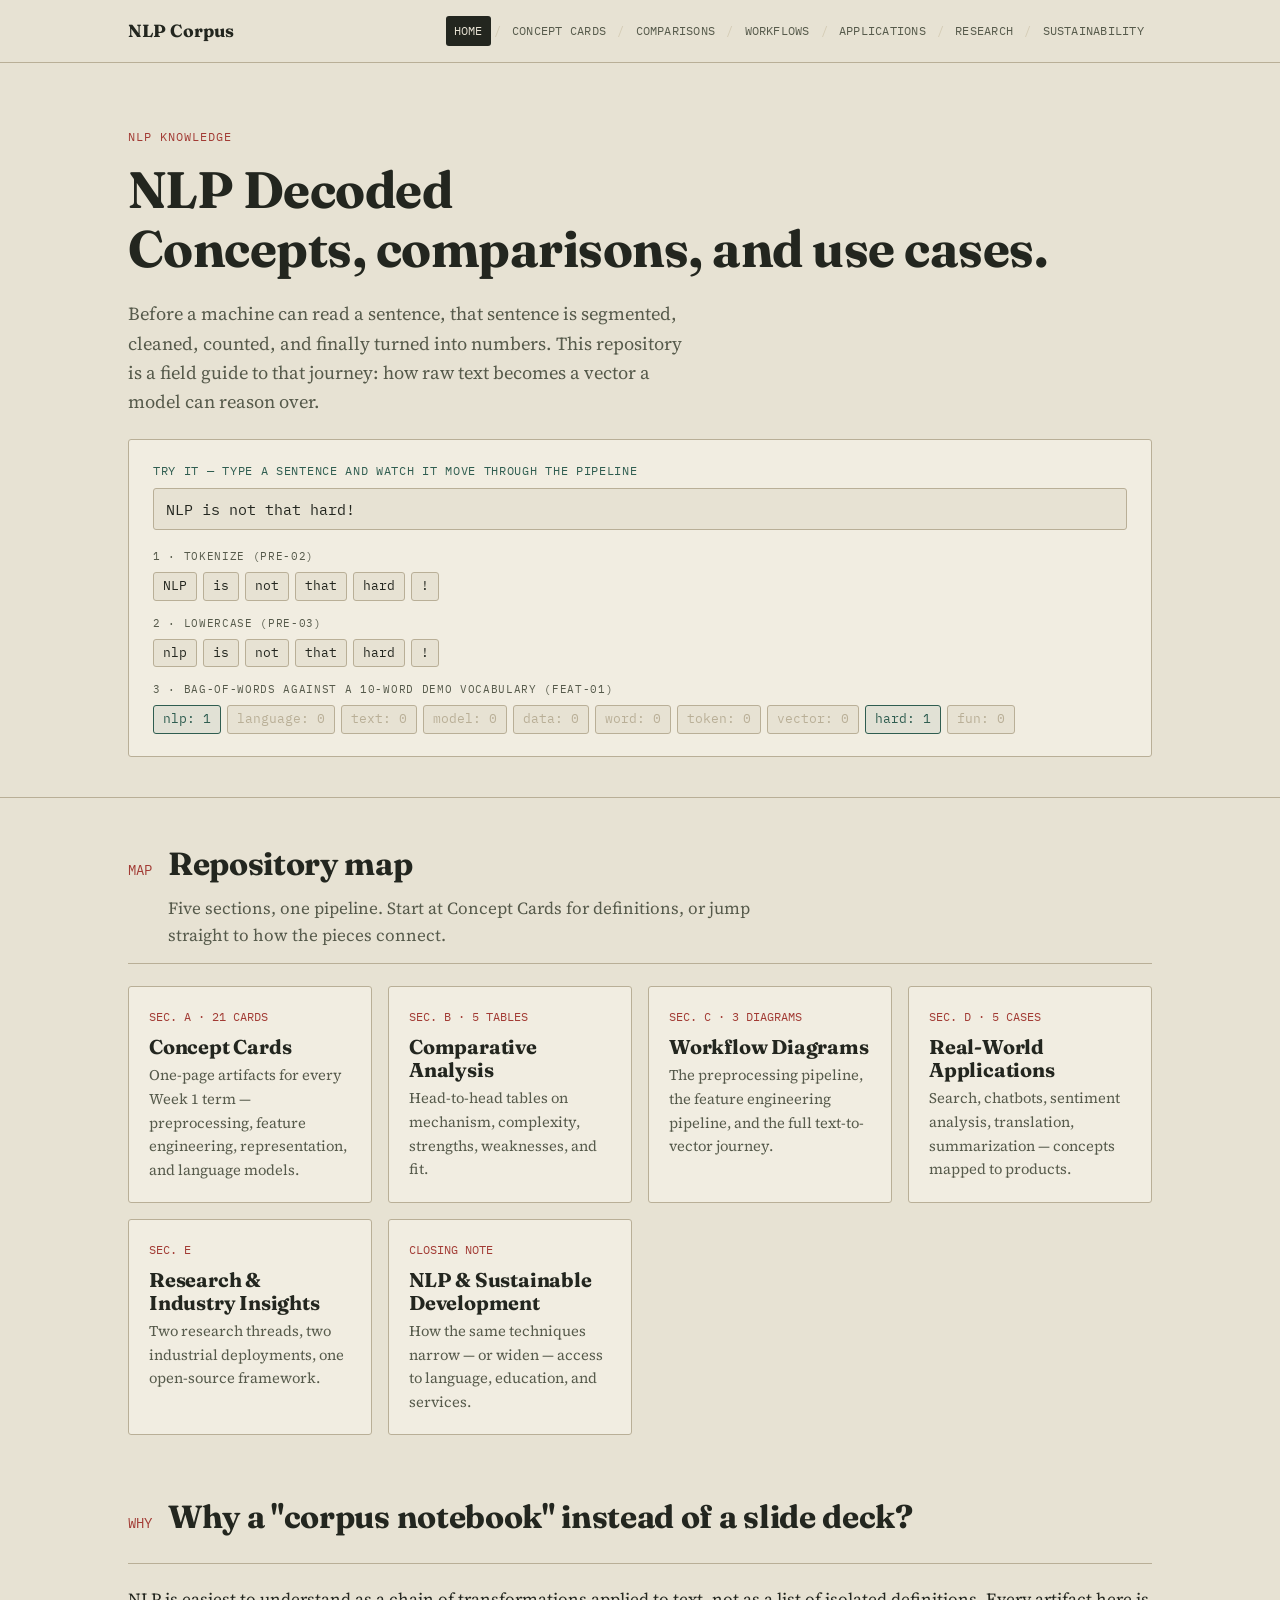
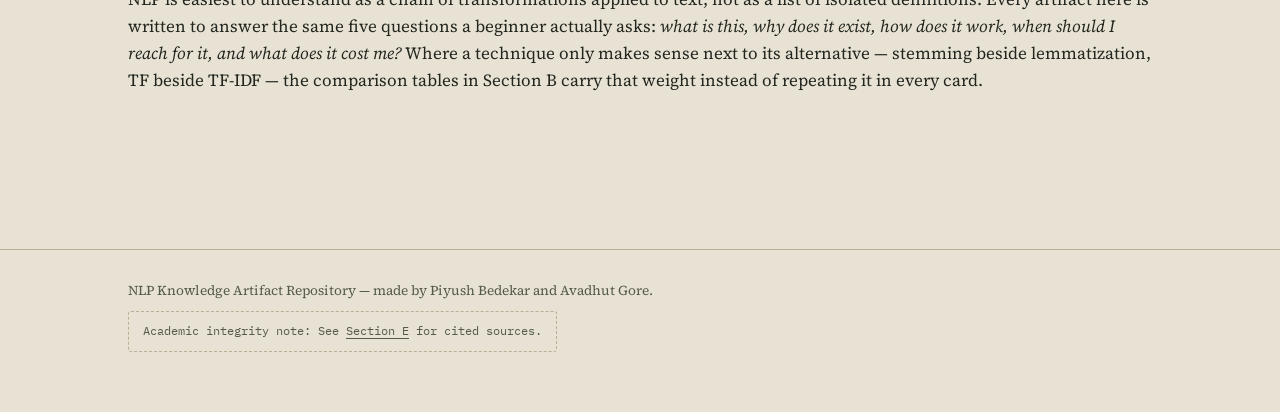
<file: index.html>
<!doctype html>
<html lang="en">
  <head>
    <meta charset="UTF-8" />
    <meta name="viewport" content="width=device-width, initial-scale=1.0" />
    <title>NLP Knowledge Artifact Repository — Week 1</title>
    <meta
      name="description"
      content="A structured repository of learning artifacts covering text preprocessing, feature engineering, and language representation in NLP."
    />
    <link
      rel="icon"
      href="data:image/svg+xml,%3Csvg xmlns=%27http://www.w3.org/2000/svg%27 viewBox=%270 0 100 100%27%3E%3Crect width=%27100%27 height=%27100%27 rx=%2718%27 fill=%27%2323261F%27/%3E%3Ctext x=%2750%25%27 y=%2758%25%27 font-family=%27monospace%27 font-size=%2748%27 font-weight=%27700%27 fill=%27%23E7E2D3%27 text-anchor=%27middle%27%3E[%2F]%3C/text%3E%3C/svg%3E"
    />
    <link rel="stylesheet" href="assets/style.css" />
  </head>
  <body>
    <div class="progress-bar" id="progressBar" aria-hidden="true"></div>

    <header class="site-head">
      <div class="head-inner">
        <a class="brand" href="index.html">NLP Corpus</a>
        <button
          class="navtoggle"
          id="navToggle"
          aria-label="Toggle navigation"
          aria-expanded="false"
          aria-controls="siteNav"
        >
          <span></span><span></span><span></span>
        </button>
        <nav class="tokennav" id="siteNav">
          <a href="index.html" class="active">Home</a
          ><span class="pipe">/</span>
          <a href="concept-cards.html">Concept&nbsp;Cards</a
          ><span class="pipe">/</span> <a href="comparisons.html">Comparisons</a
          ><span class="pipe">/</span> <a href="workflows.html">Workflows</a
          ><span class="pipe">/</span>
          <a href="applications.html">Applications</a
          ><span class="pipe">/</span> <a href="research.html">Research</a
          ><span class="pipe">/</span>
          <a href="sustainability.html">Sustainability</a>
        </nav>
      </div>
    </header>

    <section class="hero">
      <div class="wrap">
        <span class="eyebrow">NLP Knowledge</span>
        <h1>NLP Decoded <br />Concepts, comparisons, and use cases.</h1>
        <p class="lede">
          Before a machine can read a sentence, that sentence is segmented,
          cleaned, counted, and finally turned into numbers. This repository is
          a field guide to that journey: how raw text becomes a vector a model
          can reason over.
        </p>

        <div class="demo-box">
          <label for="demoInput"
            >Try it — type a sentence and watch it move through the
            pipeline</label
          >
          <input
            type="text"
            id="demoInput"
            value="NLP is not that hard!"
            autocomplete="off"
            spellcheck="false"
          />
          <div class="demo-steps">
            <div class="demo-step">
              <div class="k">1 · Tokenize (PRE-02)</div>
              <div class="demo-tokens" id="demoTokens"></div>
            </div>
            <div class="demo-step">
              <div class="k">2 · Lowercase (PRE-03)</div>
              <div class="demo-tokens" id="demoLower"></div>
            </div>
            <div class="demo-step">
              <div class="k">
                3 · Bag-of-Words against a 10-word demo vocabulary (FEAT-01)
              </div>
              <div class="demo-tokens" id="demoVector"></div>
            </div>
          </div>
        </div>
      </div>
    </section>

    <main>
      <div class="wrap">
        <div class="section">
          <div class="section-head">
            <span class="idx">MAP</span>
            <div>
              <h2>Repository map</h2>
              <p>
                Five sections, one pipeline. Start at Concept Cards for
                definitions, or jump straight to how the pieces connect.
              </p>
            </div>
          </div>
          <div class="grid">
            <a class="tile" href="concept-cards.html">
              <span class="n">SEC.&nbsp;A · 21 CARDS</span>
              <h3>Concept Cards</h3>
              <p>
                One-page artifacts for every Week 1 term — preprocessing,
                feature engineering, representation, and language models.
              </p>
            </a>
            <a class="tile" href="comparisons.html">
              <span class="n">SEC.&nbsp;B · 5 TABLES</span>
              <h3>Comparative Analysis</h3>
              <p>
                Head-to-head tables on mechanism, complexity, strengths,
                weaknesses, and fit.
              </p>
            </a>
            <a class="tile" href="workflows.html">
              <span class="n">SEC.&nbsp;C · 3 DIAGRAMS</span>
              <h3>Workflow Diagrams</h3>
              <p>
                The preprocessing pipeline, the feature engineering pipeline,
                and the full text-to-vector journey.
              </p>
            </a>
            <a class="tile" href="applications.html">
              <span class="n">SEC.&nbsp;D · 5 CASES</span>
              <h3>Real-World Applications</h3>
              <p>
                Search, chatbots, sentiment analysis, translation, summarization
                — concepts mapped to products.
              </p>
            </a>
            <a class="tile" href="research.html">
              <span class="n">SEC.&nbsp;E</span>
              <h3>Research &amp; Industry Insights</h3>
              <p>
                Two research threads, two industrial deployments, one
                open-source framework.
              </p>
            </a>
            <a class="tile" href="sustainability.html">
              <span class="n">CLOSING NOTE</span>
              <h3>NLP &amp; Sustainable Development</h3>
              <p>
                How the same techniques narrow — or widen — access to language,
                education, and services.
              </p>
            </a>
          </div>
        </div>

        <div class="section">
          <div class="section-head">
            <span class="idx">WHY</span>
            <div><h2>Why a "corpus notebook" instead of a slide deck?</h2></div>
          </div>
          <p>
            NLP is easiest to understand as a chain of transformations applied
            to text, not as a list of isolated definitions. Every artifact here
            is written to answer the same five questions a beginner actually
            asks:
            <em
              >what is this, why does it exist, how does it work, when should I
              reach for it, and what does it cost me?</em
            >
            Where a technique only makes sense next to its alternative —
            stemming beside lemmatization, TF beside TF-IDF — the comparison
            tables in Section B carry that weight instead of repeating it in
            every card.
          </p>
        </div>
      </div>
    </main>

    <footer>
      <div class="wrap">
        <div>
          NLP Knowledge Artifact Repository — made by Piyush Bedekar and Avadhut
          Gore.<br />
          <span
            class="integrity-note"
            style="display: inline-block; margin-top: 10px"
            >Academic integrity note: See
            <a href="research.html">Section E</a> for cited sources.</span
          >
        </div>
      </div>
    </footer>

    <script src="assets/site.js" defer></script>
  </body>
</html>
</file>
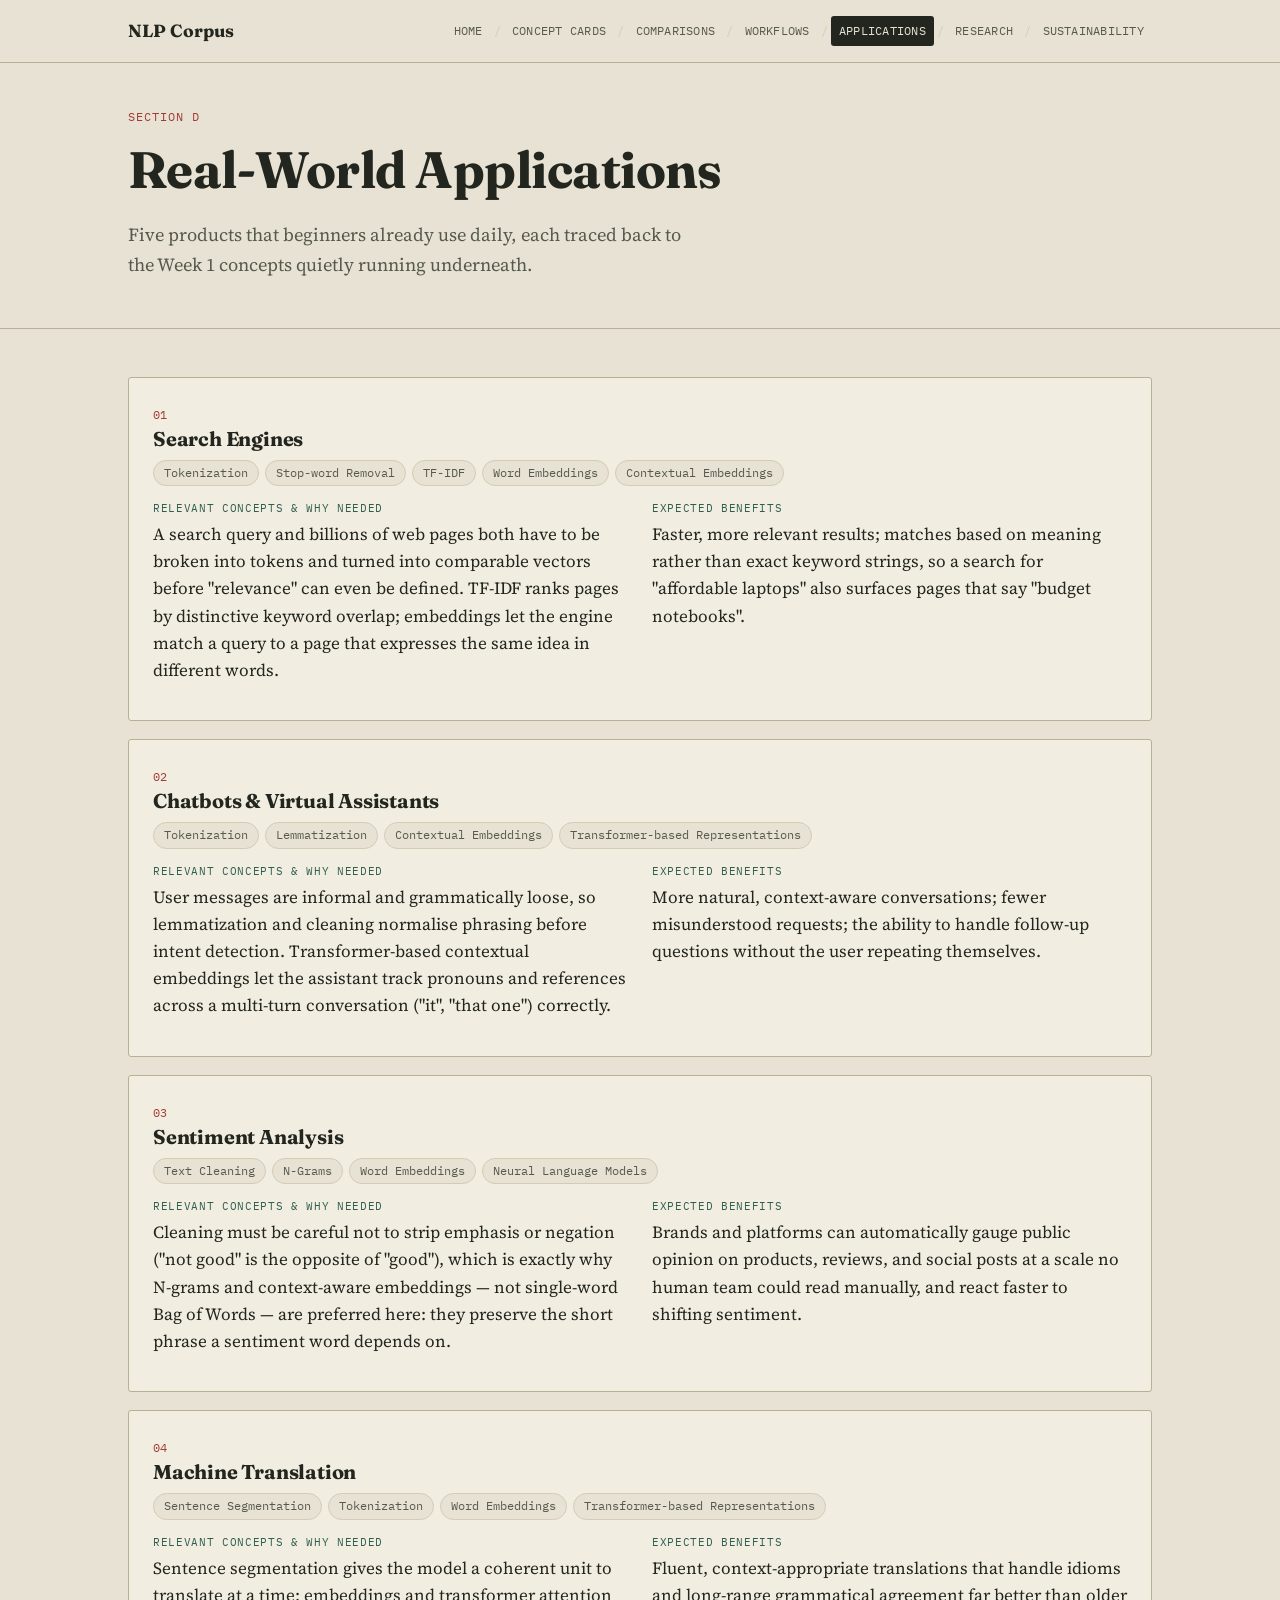
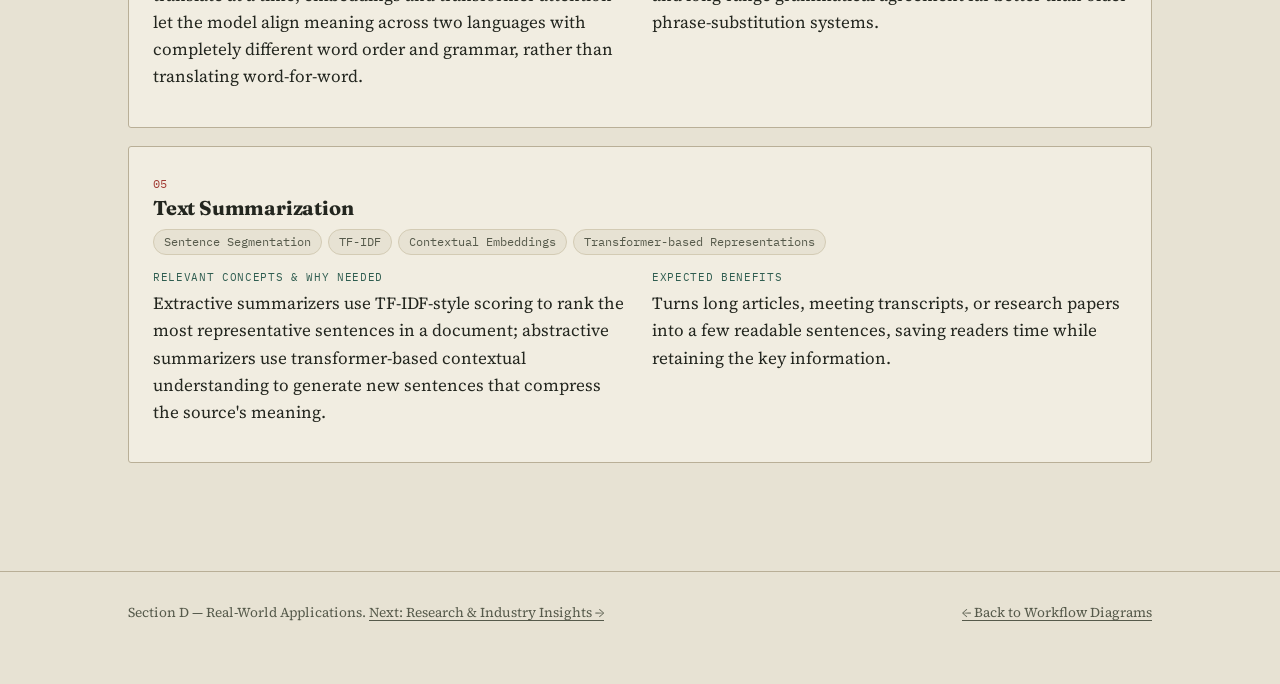
<file: applications.html>
<!DOCTYPE html>
<html lang="en">
<head>
<meta charset="UTF-8">
<meta name="viewport" content="width=device-width, initial-scale=1.0">
<meta name="description" content="Five real-world NLP applications — search, chatbots, sentiment analysis, translation, and summarization — mapped back to the concepts that power them.">
<title>Real-World Applications · NLP Knowledge Artifact Repository</title>
<link rel="icon" href="data:image/svg+xml,%3Csvg xmlns=%27http://www.w3.org/2000/svg%27 viewBox=%270 0 100 100%27%3E%3Crect width=%27100%27 height=%27100%27 rx=%2718%27 fill=%27%2323261F%27/%3E%3Ctext x=%2750%25%27 y=%2758%25%27 font-family=%27monospace%27 font-size=%2748%27 font-weight=%27700%27 fill=%27%23E7E2D3%27 text-anchor=%27middle%27%3E[%2F]%3C/text%3E%3C/svg%3E">
<link rel="stylesheet" href="assets/style.css">
</head>
<body>
<div class="progress-bar" id="progressBar" aria-hidden="true"></div>

<header class="site-head">
  <div class="head-inner">
    <a class="brand" href="index.html">NLP Corpus</a>
    <button class="navtoggle" id="navToggle" aria-label="Toggle navigation" aria-expanded="false" aria-controls="siteNav">
      <span></span><span></span><span></span>
    </button>
    <nav class="tokennav" id="siteNav">
      <a href="index.html">Home</a><span class="pipe">/</span>
      <a href="concept-cards.html">Concept&nbsp;Cards</a><span class="pipe">/</span>
      <a href="comparisons.html">Comparisons</a><span class="pipe">/</span>
      <a href="workflows.html">Workflows</a><span class="pipe">/</span>
      <a href="applications.html" class="active">Applications</a><span class="pipe">/</span>
      <a href="research.html">Research</a><span class="pipe">/</span>
      <a href="sustainability.html">Sustainability</a>
    </nav>
  </div>
</header>

<section class="hero" style="padding:44px 0 30px 0;">
  <div class="wrap">
    <span class="eyebrow">Section D</span>
    <h1>Real-World Applications</h1>
    <p class="lede">Five products that beginners already use daily, each traced back to the Week 1 concepts quietly running underneath.</p>
  </div>
</section>

<main>
  <div class="wrap">

    <div class="app-card">
      <span class="n mono" style="color:var(--crimson); font-size:.78rem;">01</span>
      <h3>Search Engines</h3>
      <div class="concepts">
        <span>Tokenization</span><span>Stop-word Removal</span><span>TF-IDF</span><span>Word Embeddings</span><span>Contextual Embeddings</span>
      </div>
      <div class="why-benefit">
        <div class="field"><span class="label">Relevant concepts &amp; why needed</span>A search query and billions of web pages both have to be broken into tokens and turned into comparable vectors before "relevance" can even be defined. TF-IDF ranks pages by distinctive keyword overlap; embeddings let the engine match a query to a page that expresses the same idea in different words.</div>
        <div class="field"><span class="label">Expected benefits</span>Faster, more relevant results; matches based on meaning rather than exact keyword strings, so a search for "affordable laptops" also surfaces pages that say "budget notebooks".</div>
      </div>
    </div>

    <div class="app-card">
      <span class="n mono" style="color:var(--crimson); font-size:.78rem;">02</span>
      <h3>Chatbots &amp; Virtual Assistants</h3>
      <div class="concepts">
        <span>Tokenization</span><span>Lemmatization</span><span>Contextual Embeddings</span><span>Transformer-based Representations</span>
      </div>
      <div class="why-benefit">
        <div class="field"><span class="label">Relevant concepts &amp; why needed</span>User messages are informal and grammatically loose, so lemmatization and cleaning normalise phrasing before intent detection. Transformer-based contextual embeddings let the assistant track pronouns and references across a multi-turn conversation ("it", "that one") correctly.</div>
        <div class="field"><span class="label">Expected benefits</span>More natural, context-aware conversations; fewer misunderstood requests; the ability to handle follow-up questions without the user repeating themselves.</div>
      </div>
    </div>

    <div class="app-card">
      <span class="n mono" style="color:var(--crimson); font-size:.78rem;">03</span>
      <h3>Sentiment Analysis</h3>
      <div class="concepts">
        <span>Text Cleaning</span><span>N-Grams</span><span>Word Embeddings</span><span>Neural Language Models</span>
      </div>
      <div class="why-benefit">
        <div class="field"><span class="label">Relevant concepts &amp; why needed</span>Cleaning must be careful not to strip emphasis or negation ("not good" is the opposite of "good"), which is exactly why N-grams and context-aware embeddings — not single-word Bag of Words — are preferred here: they preserve the short phrase a sentiment word depends on.</div>
        <div class="field"><span class="label">Expected benefits</span>Brands and platforms can automatically gauge public opinion on products, reviews, and social posts at a scale no human team could read manually, and react faster to shifting sentiment.</div>
      </div>
    </div>

    <div class="app-card">
      <span class="n mono" style="color:var(--crimson); font-size:.78rem;">04</span>
      <h3>Machine Translation</h3>
      <div class="concepts">
        <span>Sentence Segmentation</span><span>Tokenization</span><span>Word Embeddings</span><span>Transformer-based Representations</span>
      </div>
      <div class="why-benefit">
        <div class="field"><span class="label">Relevant concepts &amp; why needed</span>Sentence segmentation gives the model a coherent unit to translate at a time; embeddings and transformer attention let the model align meaning across two languages with completely different word order and grammar, rather than translating word-for-word.</div>
        <div class="field"><span class="label">Expected benefits</span>Fluent, context-appropriate translations that handle idioms and long-range grammatical agreement far better than older phrase-substitution systems.</div>
      </div>
    </div>

    <div class="app-card">
      <span class="n mono" style="color:var(--crimson); font-size:.78rem;">05</span>
      <h3>Text Summarization</h3>
      <div class="concepts">
        <span>Sentence Segmentation</span><span>TF-IDF</span><span>Contextual Embeddings</span><span>Transformer-based Representations</span>
      </div>
      <div class="why-benefit">
        <div class="field"><span class="label">Relevant concepts &amp; why needed</span>Extractive summarizers use TF-IDF-style scoring to rank the most representative sentences in a document; abstractive summarizers use transformer-based contextual understanding to generate new sentences that compress the source's meaning.</div>
        <div class="field"><span class="label">Expected benefits</span>Turns long articles, meeting transcripts, or research papers into a few readable sentences, saving readers time while retaining the key information.</div>
      </div>
    </div>

  </div>
</main>

<footer>
  <div class="wrap">
    <div>Section D — Real-World Applications. <a href="research.html">Next: Research &amp; Industry Insights →</a></div>
    <div><a href="workflows.html">← Back to Workflow Diagrams</a></div>
  </div>
</footer>

<script src="assets/site.js" defer></script>
</body>
</html>
</file>
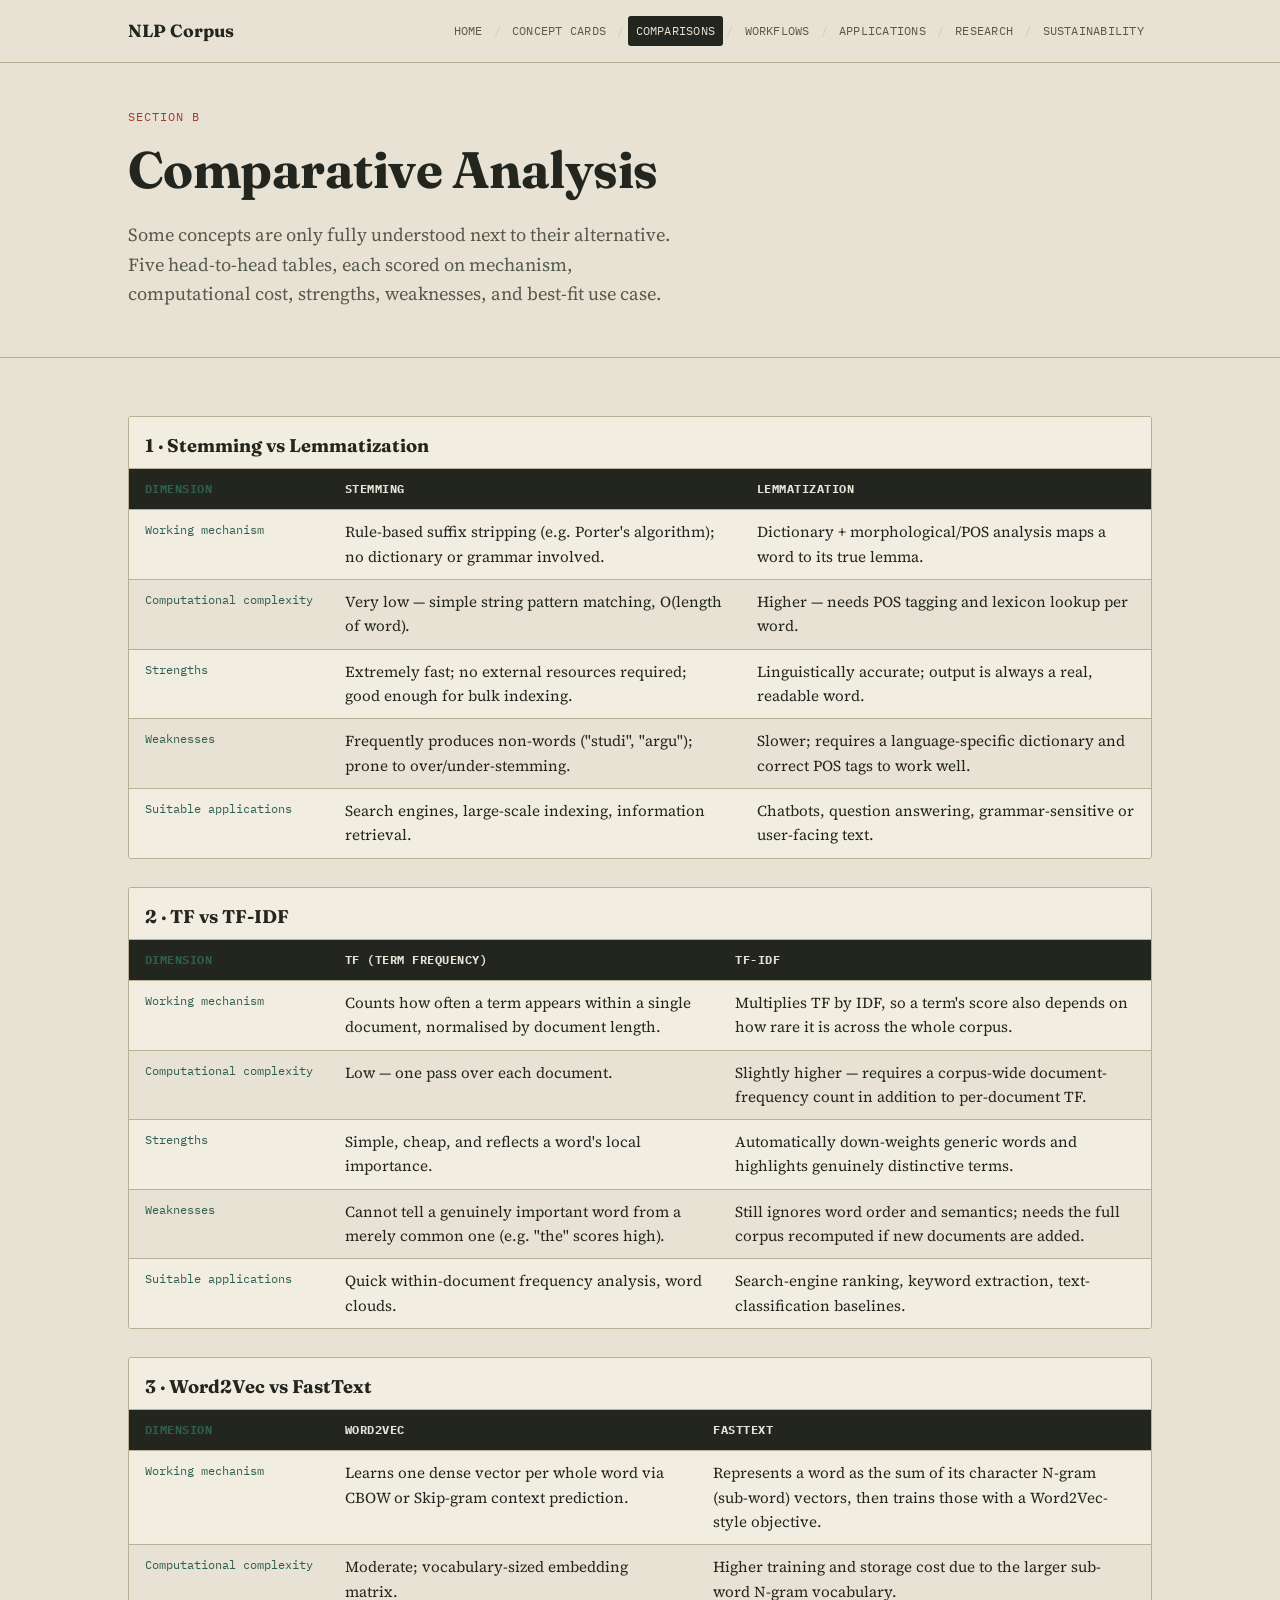
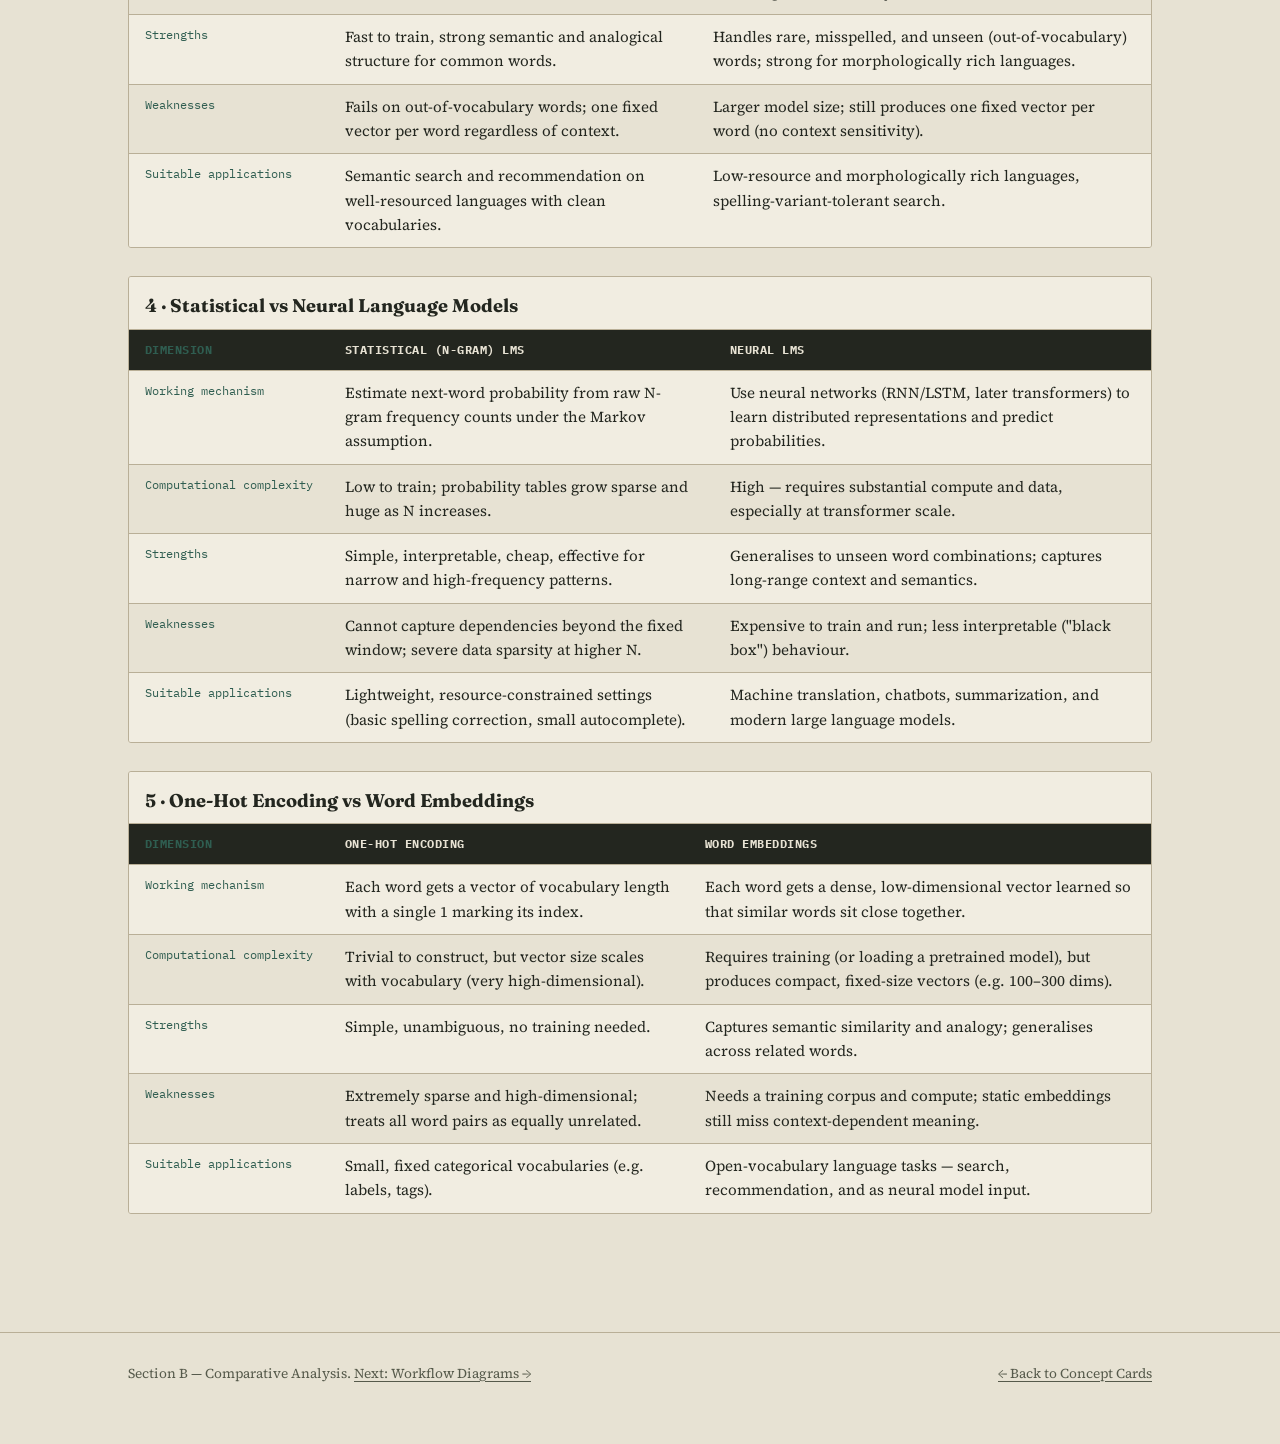
<file: comparisons.html>
<!DOCTYPE html>
<html lang="en">
<head>
<meta charset="UTF-8">
<meta name="viewport" content="width=device-width, initial-scale=1.0">
<meta name="description" content="Five head-to-head comparison tables covering mechanism, complexity, strengths, weaknesses, and best-fit use cases across core Week 1 NLP techniques.">
<title>Comparative Analysis · NLP Knowledge Artifact Repository</title>
<link rel="icon" href="data:image/svg+xml,%3Csvg xmlns=%27http://www.w3.org/2000/svg%27 viewBox=%270 0 100 100%27%3E%3Crect width=%27100%27 height=%27100%27 rx=%2718%27 fill=%27%2323261F%27/%3E%3Ctext x=%2750%25%27 y=%2758%25%27 font-family=%27monospace%27 font-size=%2748%27 font-weight=%27700%27 fill=%27%23E7E2D3%27 text-anchor=%27middle%27%3E[%2F]%3C/text%3E%3C/svg%3E">
<link rel="stylesheet" href="assets/style.css">
</head>
<body>
<div class="progress-bar" id="progressBar" aria-hidden="true"></div>

<header class="site-head">
  <div class="head-inner">
    <a class="brand" href="index.html">NLP Corpus</a>
    <button class="navtoggle" id="navToggle" aria-label="Toggle navigation" aria-expanded="false" aria-controls="siteNav">
      <span></span><span></span><span></span>
    </button>
    <nav class="tokennav" id="siteNav">
      <a href="index.html">Home</a><span class="pipe">/</span>
      <a href="concept-cards.html">Concept&nbsp;Cards</a><span class="pipe">/</span>
      <a href="comparisons.html" class="active">Comparisons</a><span class="pipe">/</span>
      <a href="workflows.html">Workflows</a><span class="pipe">/</span>
      <a href="applications.html">Applications</a><span class="pipe">/</span>
      <a href="research.html">Research</a><span class="pipe">/</span>
      <a href="sustainability.html">Sustainability</a>
    </nav>
  </div>
</header>

<section class="hero" style="padding:44px 0 30px 0;">
  <div class="wrap">
    <span class="eyebrow">Section B</span>
    <h1>Comparative Analysis</h1>
    <p class="lede">Some concepts are only fully understood next to their alternative. Five head-to-head tables, each scored on mechanism, computational cost, strengths, weaknesses, and best-fit use case.</p>
  </div>
</section>

<main>
  <div class="wrap">

    <div class="tbl-wrap">
      <table class="cmp">
        <caption>1 · Stemming vs Lemmatization</caption>
        <thead><tr><th>Dimension</th><th>Stemming</th><th>Lemmatization</th></tr></thead>
        <tbody>
          <tr><td>Working mechanism</td><td>Rule-based suffix stripping (e.g. Porter's algorithm); no dictionary or grammar involved.</td><td>Dictionary + morphological/POS analysis maps a word to its true lemma.</td></tr>
          <tr><td>Computational complexity</td><td>Very low — simple string pattern matching, O(length of word).</td><td>Higher — needs POS tagging and lexicon lookup per word.</td></tr>
          <tr><td>Strengths</td><td>Extremely fast; no external resources required; good enough for bulk indexing.</td><td>Linguistically accurate; output is always a real, readable word.</td></tr>
          <tr><td>Weaknesses</td><td>Frequently produces non-words ("studi", "argu"); prone to over/under-stemming.</td><td>Slower; requires a language-specific dictionary and correct POS tags to work well.</td></tr>
          <tr><td>Suitable applications</td><td>Search engines, large-scale indexing, information retrieval.</td><td>Chatbots, question answering, grammar-sensitive or user-facing text.</td></tr>
        </tbody>
      </table>
    </div>

    <div class="tbl-wrap">
      <table class="cmp">
        <caption>2 · TF vs TF-IDF</caption>
        <thead><tr><th>Dimension</th><th>TF (Term Frequency)</th><th>TF-IDF</th></tr></thead>
        <tbody>
          <tr><td>Working mechanism</td><td>Counts how often a term appears within a single document, normalised by document length.</td><td>Multiplies TF by IDF, so a term's score also depends on how rare it is across the whole corpus.</td></tr>
          <tr><td>Computational complexity</td><td>Low — one pass over each document.</td><td>Slightly higher — requires a corpus-wide document-frequency count in addition to per-document TF.</td></tr>
          <tr><td>Strengths</td><td>Simple, cheap, and reflects a word's local importance.</td><td>Automatically down-weights generic words and highlights genuinely distinctive terms.</td></tr>
          <tr><td>Weaknesses</td><td>Cannot tell a genuinely important word from a merely common one (e.g. "the" scores high).</td><td>Still ignores word order and semantics; needs the full corpus recomputed if new documents are added.</td></tr>
          <tr><td>Suitable applications</td><td>Quick within-document frequency analysis, word clouds.</td><td>Search-engine ranking, keyword extraction, text-classification baselines.</td></tr>
        </tbody>
      </table>
    </div>

    <div class="tbl-wrap">
      <table class="cmp">
        <caption>3 · Word2Vec vs FastText</caption>
        <thead><tr><th>Dimension</th><th>Word2Vec</th><th>FastText</th></tr></thead>
        <tbody>
          <tr><td>Working mechanism</td><td>Learns one dense vector per whole word via CBOW or Skip-gram context prediction.</td><td>Represents a word as the sum of its character N-gram (sub-word) vectors, then trains those with a Word2Vec-style objective.</td></tr>
          <tr><td>Computational complexity</td><td>Moderate; vocabulary-sized embedding matrix.</td><td>Higher training and storage cost due to the larger sub-word N-gram vocabulary.</td></tr>
          <tr><td>Strengths</td><td>Fast to train, strong semantic and analogical structure for common words.</td><td>Handles rare, misspelled, and unseen (out-of-vocabulary) words; strong for morphologically rich languages.</td></tr>
          <tr><td>Weaknesses</td><td>Fails on out-of-vocabulary words; one fixed vector per word regardless of context.</td><td>Larger model size; still produces one fixed vector per word (no context sensitivity).</td></tr>
          <tr><td>Suitable applications</td><td>Semantic search and recommendation on well-resourced languages with clean vocabularies.</td><td>Low-resource and morphologically rich languages, spelling-variant-tolerant search.</td></tr>
        </tbody>
      </table>
    </div>

    <div class="tbl-wrap">
      <table class="cmp">
        <caption>4 · Statistical vs Neural Language Models</caption>
        <thead><tr><th>Dimension</th><th>Statistical (N-gram) LMs</th><th>Neural LMs</th></tr></thead>
        <tbody>
          <tr><td>Working mechanism</td><td>Estimate next-word probability from raw N-gram frequency counts under the Markov assumption.</td><td>Use neural networks (RNN/LSTM, later transformers) to learn distributed representations and predict probabilities.</td></tr>
          <tr><td>Computational complexity</td><td>Low to train; probability tables grow sparse and huge as N increases.</td><td>High — requires substantial compute and data, especially at transformer scale.</td></tr>
          <tr><td>Strengths</td><td>Simple, interpretable, cheap, effective for narrow and high-frequency patterns.</td><td>Generalises to unseen word combinations; captures long-range context and semantics.</td></tr>
          <tr><td>Weaknesses</td><td>Cannot capture dependencies beyond the fixed window; severe data sparsity at higher N.</td><td>Expensive to train and run; less interpretable ("black box") behaviour.</td></tr>
          <tr><td>Suitable applications</td><td>Lightweight, resource-constrained settings (basic spelling correction, small autocomplete).</td><td>Machine translation, chatbots, summarization, and modern large language models.</td></tr>
        </tbody>
      </table>
    </div>

    <div class="tbl-wrap">
      <table class="cmp">
        <caption>5 · One-Hot Encoding vs Word Embeddings</caption>
        <thead><tr><th>Dimension</th><th>One-Hot Encoding</th><th>Word Embeddings</th></tr></thead>
        <tbody>
          <tr><td>Working mechanism</td><td>Each word gets a vector of vocabulary length with a single 1 marking its index.</td><td>Each word gets a dense, low-dimensional vector learned so that similar words sit close together.</td></tr>
          <tr><td>Computational complexity</td><td>Trivial to construct, but vector size scales with vocabulary (very high-dimensional).</td><td>Requires training (or loading a pretrained model), but produces compact, fixed-size vectors (e.g. 100–300 dims).</td></tr>
          <tr><td>Strengths</td><td>Simple, unambiguous, no training needed.</td><td>Captures semantic similarity and analogy; generalises across related words.</td></tr>
          <tr><td>Weaknesses</td><td>Extremely sparse and high-dimensional; treats all word pairs as equally unrelated.</td><td>Needs a training corpus and compute; static embeddings still miss context-dependent meaning.</td></tr>
          <tr><td>Suitable applications</td><td>Small, fixed categorical vocabularies (e.g. labels, tags).</td><td>Open-vocabulary language tasks — search, recommendation, and as neural model input.</td></tr>
        </tbody>
      </table>
    </div>

  </div>
</main>

<footer>
  <div class="wrap">
    <div>Section B — Comparative Analysis. <a href="workflows.html">Next: Workflow Diagrams →</a></div>
    <div><a href="concept-cards.html">← Back to Concept Cards</a></div>
  </div>
</footer>

<script src="assets/site.js" defer></script>
</body>
</html>
</file>
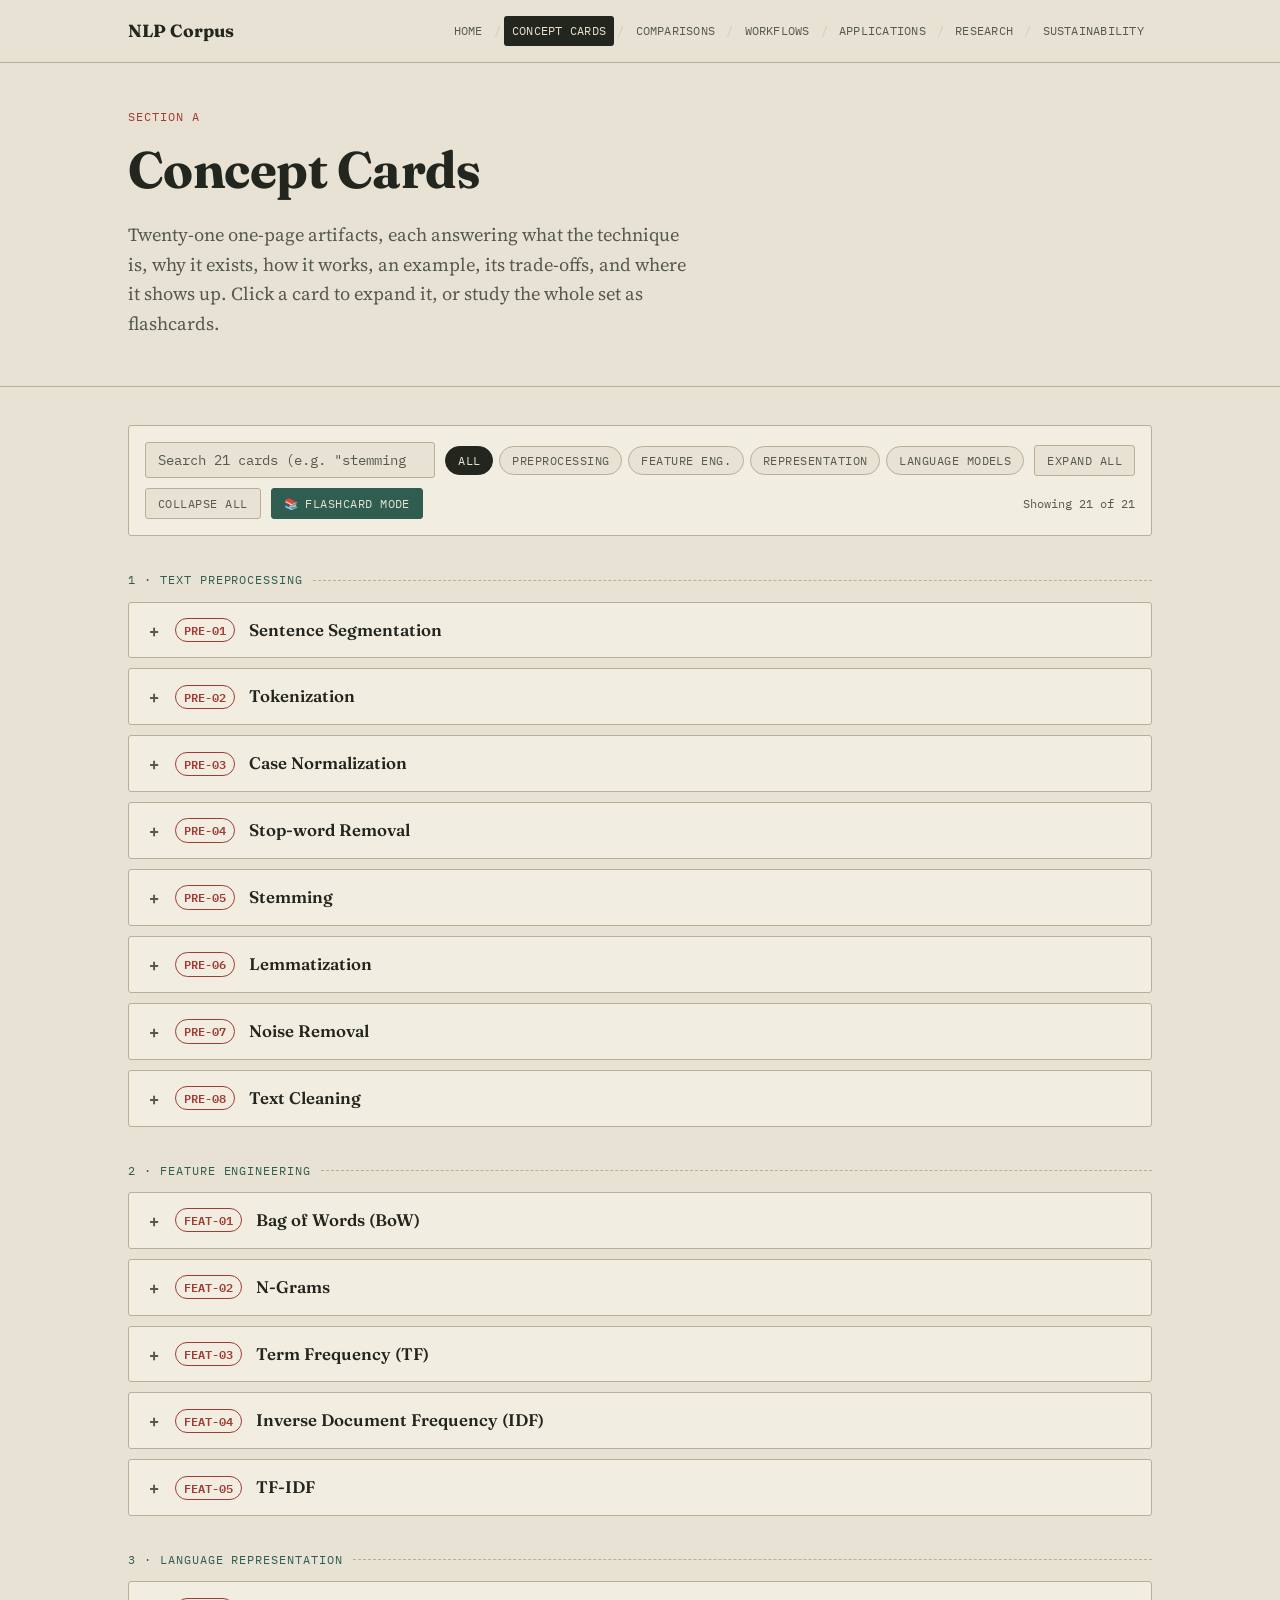
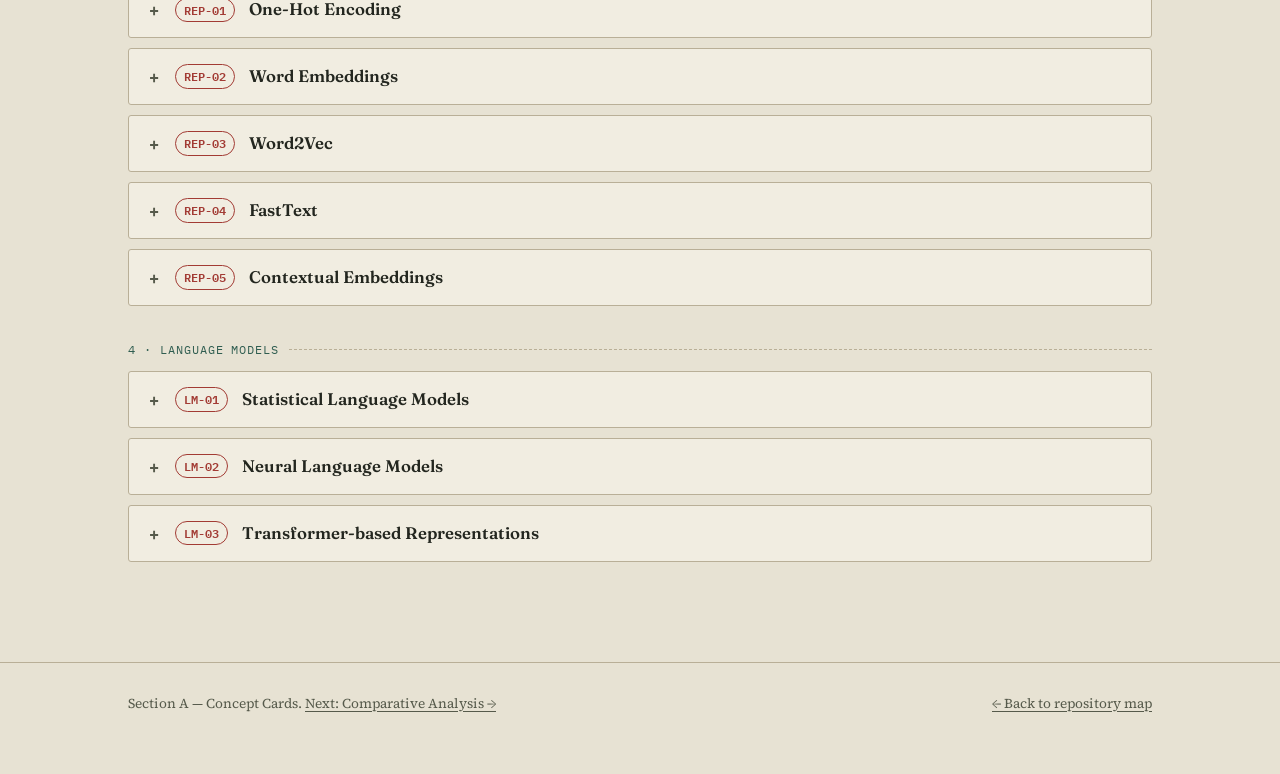
<file: concept-cards.html>
<!DOCTYPE html>
<html lang="en">
<head>
<meta charset="UTF-8">
<meta name="viewport" content="width=device-width, initial-scale=1.0">
<meta name="description" content="21 one-page concept cards covering text preprocessing, feature engineering, language representation, and language models in NLP.">
<title>Concept Cards · NLP Knowledge Artifact Repository</title>
<link rel="icon" href="data:image/svg+xml,%3Csvg xmlns=%27http://www.w3.org/2000/svg%27 viewBox=%270 0 100 100%27%3E%3Crect width=%27100%27 height=%27100%27 rx=%2718%27 fill=%27%2323261F%27/%3E%3Ctext x=%2750%25%27 y=%2758%25%27 font-family=%27monospace%27 font-size=%2748%27 font-weight=%27700%27 fill=%27%23E7E2D3%27 text-anchor=%27middle%27%3E[%2F]%3C/text%3E%3C/svg%3E">
<link rel="stylesheet" href="assets/style.css">
</head>
<body>
<div class="progress-bar" id="progressBar" aria-hidden="true"></div>

<header class="site-head">
  <div class="head-inner">
    <a class="brand" href="index.html">NLP Corpus</a>
    <button class="navtoggle" id="navToggle" aria-label="Toggle navigation" aria-expanded="false" aria-controls="siteNav">
      <span></span><span></span><span></span>
    </button>
    <nav class="tokennav" id="siteNav">
      <a href="index.html">Home</a><span class="pipe">/</span>
      <a href="concept-cards.html" class="active">Concept&nbsp;Cards</a><span class="pipe">/</span>
      <a href="comparisons.html">Comparisons</a><span class="pipe">/</span>
      <a href="workflows.html">Workflows</a><span class="pipe">/</span>
      <a href="applications.html">Applications</a><span class="pipe">/</span>
      <a href="research.html">Research</a><span class="pipe">/</span>
      <a href="sustainability.html">Sustainability</a>
    </nav>
  </div>
</header>

<section class="hero" style="padding:44px 0 30px 0;">
  <div class="wrap">
    <span class="eyebrow">Section A</span>
    <h1>Concept Cards</h1>
    <p class="lede">Twenty-one one-page artifacts, each answering what the technique is, why it exists, how it works, an example, its trade-offs, and where it shows up. Click a card to expand it, or study the whole set as flashcards.</p>
  </div>
</section>

<main>
  <div class="wrap">

    <div class="toolbar" id="cardToolbar">
      <input type="search" id="cardSearch" placeholder="Search 21 cards (e.g. &quot;stemming&quot;, &quot;BPE&quot;, &quot;n-gram&quot;)&#8230;" aria-label="Search concept cards">
      <div class="chip-row" role="group" aria-label="Filter by category">
        <button class="chip active" type="button" data-cat="all">All</button>
        <button class="chip" type="button" data-cat="1 · Text Preprocessing">Preprocessing</button>
        <button class="chip" type="button" data-cat="2 · Feature Engineering">Feature Eng.</button>
        <button class="chip" type="button" data-cat="3 · Language Representation">Representation</button>
        <button class="chip" type="button" data-cat="4 · Language Models">Language Models</button>
      </div>
      <button class="btn" type="button" id="expandAll">Expand all</button>
      <button class="btn" type="button" id="collapseAll">Collapse all</button>
      <button class="btn primary" type="button" id="flashcardTrigger">&#128218; Flashcard mode</button>
      <span class="count" id="cardCount">Showing 21 of 21</span>
    </div>

    <!-- ============ TEXT PREPROCESSING ============ -->
    <div class="cat-label" data-cat="1 · Text Preprocessing">1 · Text Preprocessing</div>

    <details class="card">
      <summary><span class="tag">PRE-01</span> Sentence Segmentation</summary>
      <div class="card-body"><div class="card-grid">
        <div class="field"><span class="label">Definition</span>The task of splitting a block of raw text into individual sentences.</div>
        <div class="field"><span class="label">Purpose</span>Most downstream NLP steps (parsing, summarization, translation) operate one sentence at a time, so the sentence boundary has to be found first.</div>
        <div class="field"><span class="label">Working Principle</span>Rule-based splitters look for boundary punctuation (. ! ?) followed by capitalisation, while handling exceptions like abbreviations ("Dr.", "e.g.") and decimal points; statistical/ML splitters instead learn boundary cues from labelled corpora.</div>
        <div class="field"><span class="label">Example</span><div class="example-box">Input:  "Dr. Rao joined NASA in 2019. She leads the NLP team."
Output: ["Dr. Rao joined NASA in 2019.", "She leads the NLP team."]</div></div>
        <div class="field"><span class="label">Advantages</span>Gives every later step a clean, self-contained unit of meaning; simple rule-based versions are fast and need no training data.</div>
        <div class="field"><span class="label">Limitations</span>Abbreviations, ellipses, URLs, and informal punctuation (emojis, "...") routinely break simple rule-based splitters.</div>
        <div class="field full"><span class="label">Applications</span>Machine translation, text-to-speech, summarization, and any pipeline that parses grammar sentence-by-sentence.</div>
      </div></div>
    </details>

    <details class="card">
      <summary><span class="tag">PRE-02</span> Tokenization</summary>
      <div class="card-body"><div class="card-grid">
        <div class="field"><span class="label">Definition</span>Breaking text into smaller units — words, sub-words, or characters — called tokens.</div>
        <div class="field"><span class="label">Purpose</span>Models cannot operate on raw character streams; they need discrete units to count, embed, and process.</div>
        <div class="field"><span class="label">Working Principle</span>Whitespace/rule-based tokenizers split on spaces and punctuation; sub-word tokenizers (BPE, WordPiece, SentencePiece) learn a vocabulary of frequent character chunks so rare words are broken into known pieces instead of being discarded.</div>
        <div class="field"><span class="label">Example</span><div class="example-box">Input:  "NLP is not that hard!"
Output: ["NLP", "is", "not", "that", "hard", "!"]</div></div>
        <div class="field"><span class="label">Advantages</span>Creates the atomic unit every later technique (BoW, embeddings, transformers) depends on; sub-word schemes handle unseen words gracefully.</div>
        <div class="field"><span class="label">Limitations</span>Word boundaries are ambiguous in languages without spaces (Chinese, Japanese, Thai); contractions and hyphenation need special handling.</div>
        <div class="field full"><span class="label">Applications</span>The first step of virtually every NLP pipeline — search engines, chatbots, translators, and large language models.</div>
      </div></div>
    </details>

    <details class="card">
      <summary><span class="tag">PRE-03</span> Case Normalization</summary>
      <div class="card-body"><div class="card-grid">
        <div class="field"><span class="label">Definition</span>Converting all text to a single letter case, almost always lowercase.</div>
        <div class="field"><span class="label">Purpose</span>Without it, "Apple", "apple", and "APPLE" are treated as three distinct tokens, inflating the vocabulary and splitting statistics that should be shared.</div>
        <div class="field"><span class="label">Working Principle</span>A direct character-mapping operation (e.g. Python's <code>.lower()</code>) applied uniformly across the corpus, usually right after tokenization.</div>
        <div class="field"><span class="label">Example</span><div class="example-box">Input:  "Apple released the iPhone. APPLE stock rose."
Output: "apple released the iphone. apple stock rose."</div></div>
        <div class="field"><span class="label">Advantages</span>Shrinks vocabulary size and merges duplicate counts, which is especially valuable for frequency-based methods like Bag of Words and TF-IDF.</div>
        <div class="field"><span class="label">Limitations</span>Destroys information: "Apple" (company) vs "apple" (fruit), or "US" vs "us", becomes indistinguishable — a real cost for Named Entity Recognition.</div>
        <div class="field full"><span class="label">Applications</span>Search indexing, spam filtering, and any frequency-based feature pipeline where case carries little meaning.</div>
      </div></div>
    </details>

    <details class="card">
      <summary><span class="tag">PRE-04</span> Stop-word Removal</summary>
      <div class="card-body"><div class="card-grid">
        <div class="field"><span class="label">Definition</span>Discarding very common, low-information words (e.g. "the", "is", "and", "of") from the token stream.</div>
        <div class="field"><span class="label">Purpose</span>These words appear in almost every document and carry little topical signal, so keeping them mostly adds noise and computation.</div>
        <div class="field"><span class="label">Working Principle</span>Each token is checked against a fixed or corpus-derived stop-word list and dropped if it matches.</div>
        <div class="field"><span class="label">Example</span><div class="example-box">Input:  ["the", "cat", "is", "sitting", "on", "the", "mat"]
Output: ["cat", "sitting", "mat"]</div></div>
        <div class="field"><span class="label">Advantages</span>Reduces feature-space size and speeds up downstream computation, particularly for Bag of Words and TF-IDF.</div>
        <div class="field"><span class="label">Limitations</span>Can remove words that matter for meaning or grammar ("not", "no") — a serious problem for sentiment analysis and negation-sensitive tasks; also language- and domain-dependent.</div>
        <div class="field full"><span class="label">Applications</span>Classical information retrieval, topic modelling, and keyword-based search, though modern embedding-based methods increasingly keep stop-words for context.</div>
      </div></div>
    </details>

    <details class="card">
      <summary><span class="tag">PRE-05</span> Stemming</summary>
      <div class="card-body"><div class="card-grid">
        <div class="field"><span class="label">Definition</span>Chopping word endings using heuristic rules to reduce a word to a rough base or "stem".</div>
        <div class="field"><span class="label">Purpose</span>Merges inflected forms of a word ("running", "runs", "ran"-ish) so they count as the same feature.</div>
        <div class="field"><span class="label">Working Principle</span>Rule-based suffix-stripping algorithms (e.g. the Porter Stemmer) apply a cascade of pattern-matching rules like "remove -ing, -ed, -es" without consulting a dictionary or the word's grammatical role.</div>
        <div class="field"><span class="label">Example</span><div class="example-box">"studies" → "studi"
"studying" → "studi"
"connection", "connected", "connecting" → "connect"</div></div>
        <div class="field"><span class="label">Advantages</span>Extremely fast, needs no dictionary or context, and works well enough for search/indexing at scale.</div>
        <div class="field"><span class="label">Limitations</span>The result is often not a real word ("studi"), and unrelated words can collide (over-stemming) while related ones can be missed (under-stemming).</div>
        <div class="field full"><span class="label">Applications</span>Search engines and information retrieval systems where speed matters more than linguistic precision.</div>
      </div></div>
    </details>

    <details class="card">
      <summary><span class="tag">PRE-06</span> Lemmatization</summary>
      <div class="card-body"><div class="card-grid">
        <div class="field"><span class="label">Definition</span>Reducing a word to its dictionary base form (its "lemma") using vocabulary and grammar rather than raw pattern-cutting.</div>
        <div class="field"><span class="label">Purpose</span>Achieves the same normalization goal as stemming but keeps the result a valid, meaningful word.</div>
        <div class="field"><span class="label">Working Principle</span>Uses a lexicon and, typically, part-of-speech information to map a word to its lemma — "better" (adjective) → "good", "running" (verb) → "run" — often via morphological analysis or a lookup dictionary such as WordNet.</div>
        <div class="field"><span class="label">Example</span><div class="example-box">"studies" → "study"
"was", "were", "is" → "be"
"better" → "good"</div></div>
        <div class="field"><span class="label">Advantages</span>More linguistically accurate than stemming, produces real words, and preserves meaning distinctions stemming would blur.</div>
        <div class="field"><span class="label">Limitations</span>Slower, requires POS tagging and a lexical resource, and needs language-specific dictionaries to work well.</div>
        <div class="field full"><span class="label">Applications</span>Chatbots, question answering, and any task where the readability or grammatical correctness of the normalized form matters.</div>
      </div></div>
    </details>

    <details class="card">
      <summary><span class="tag">PRE-07</span> Noise Removal</summary>
      <div class="card-body"><div class="card-grid">
        <div class="field"><span class="label">Definition</span>Stripping out elements of raw text that are not part of the meaningful language signal — HTML tags, special characters, extra whitespace, boilerplate.</div>
        <div class="field"><span class="label">Purpose</span>Real-world text (scraped web pages, PDFs, social posts) is full of markup and artefacts that confuse tokenizers and inflate vocabularies.</div>
        <div class="field"><span class="label">Working Principle</span>Pattern matching and regular expressions (or dedicated parsers, e.g. an HTML parser) identify and delete non-linguistic spans while preserving the surrounding text.</div>
        <div class="field"><span class="label">Example</span><div class="example-box">Input:  "&lt;p&gt;Great   product!!! 😀 Visit http://shop.example.com&lt;/p&gt;"
Output: "Great product Visit"</div></div>
        <div class="field"><span class="label">Advantages</span>Prevents markup and artefacts from being mistaken for vocabulary, improving both accuracy and efficiency downstream.</div>
        <div class="field"><span class="label">Limitations</span>Aggressive noise removal can delete signal along with noise — emojis and punctuation can carry sentiment, and URLs may be informative for spam detection.</div>
        <div class="field full"><span class="label">Applications</span>Web-scraped corpora, social-media analytics, and any pipeline ingesting HTML, PDFs, or OCR output.</div>
      </div></div>
    </details>

    <details class="card">
      <summary><span class="tag">PRE-08</span> Text Cleaning</summary>
      <div class="card-body"><div class="card-grid">
        <div class="field"><span class="label">Definition</span>The umbrella process that combines noise removal, normalization, and correction steps into a single standardisation pass over raw text.</div>
        <div class="field"><span class="label">Purpose</span>Ensures every document entering the pipeline follows the same conventions, so later statistical steps compare like with like.</div>
        <div class="field"><span class="label">Working Principle</span>Chains together sub-steps — lowercasing, punctuation handling, whitespace collapsing, spelling correction, encoding fixes — in a defined, repeatable order.</div>
        <div class="field"><span class="label">Example</span><div class="example-box">Input:  "I  LOVE   this!!  Itss amazingg :)"
Output: "i love this it is amazing"</div></div>
        <div class="field"><span class="label">Advantages</span>Produces a consistent, model-ready corpus and reduces the "garbage in, garbage out" risk that plagues raw-text pipelines.</div>
        <div class="field"><span class="label">Limitations</span>Over-cleaning can erase stylistic or emotional signal (e.g. repeated letters expressing enthusiasm) that some tasks — like sentiment analysis — actually want to keep.</div>
        <div class="field full"><span class="label">Applications</span>Any production NLP system as the mandatory first stage before feature engineering or model input.</div>
      </div></div>
    </details>

    <!-- ============ FEATURE ENGINEERING ============ -->
    <div class="cat-label" data-cat="2 · Feature Engineering">2 · Feature Engineering</div>

    <details class="card">
      <summary><span class="tag">FEAT-01</span> Bag of Words (BoW)</summary>
      <div class="card-body"><div class="card-grid">
        <div class="field"><span class="label">Definition</span>A representation of text as an unordered collection of word counts, ignoring grammar and word order.</div>
        <div class="field"><span class="label">Purpose</span>Converts variable-length text into a fixed-length numeric vector that classic machine-learning models can consume.</div>
        <div class="field"><span class="label">Working Principle</span>Build a vocabulary of all unique words in the corpus, then represent each document as a vector counting how many times each vocabulary word appears in it.</div>
        <div class="field"><span class="label">Example</span><div class="example-box">Vocabulary: [cat, sat, mat, dog]
"the cat sat on the mat" → [1, 1, 1, 0]
"the dog sat"            → [0, 1, 0, 1]</div></div>
        <div class="field"><span class="label">Advantages</span>Simple, fast to compute, and works reasonably well for topic-level classification tasks like spam detection.</div>
        <div class="field"><span class="label">Limitations</span>Discards word order and context ("dog bites man" = "man bites dog"), and produces very high-dimensional, sparse vectors for large vocabularies.</div>
        <div class="field full"><span class="label">Applications</span>Spam filtering, basic document classification, and as a baseline before trying richer representations.</div>
      </div></div>
    </details>

    <details class="card">
      <summary><span class="tag">FEAT-02</span> N-Grams</summary>
      <div class="card-body"><div class="card-grid">
        <div class="field"><span class="label">Definition</span>A contiguous sequence of N tokens taken from text (N=1 unigram, N=2 bigram, N=3 trigram, etc.).</div>
        <div class="field"><span class="label">Purpose</span>Recovers some of the local word-order information that Bag of Words throws away, by treating short word sequences as features in their own right.</div>
        <div class="field"><span class="label">Working Principle</span>A sliding window of size N moves across the token stream, and every window position becomes one N-gram feature/count.</div>
        <div class="field"><span class="label">Example</span><div class="example-box">"I love NLP" 
Unigrams: [I, love, NLP]
Bigrams:  [I love, love NLP]</div></div>
        <div class="field"><span class="label">Advantages</span>Captures short phrases and local word order ("not good" vs "good"), improving results for tasks sensitive to word sequence.</div>
        <div class="field"><span class="label">Limitations</span>Vocabulary size grows combinatorially as N increases, quickly leading to sparse, memory-hungry feature spaces.</div>
        <div class="field full"><span class="label">Applications</span>Statistical language models, autocomplete/predictive text, and plagiarism or authorship-style detection.</div>
      </div></div>
    </details>

    <details class="card">
      <summary><span class="tag">FEAT-03</span> Term Frequency (TF)</summary>
      <div class="card-body"><div class="card-grid">
        <div class="field"><span class="label">Definition</span>A measure of how often a term appears within one specific document, usually normalised by that document's length.</div>
        <div class="field"><span class="label">Purpose</span>Captures how central a word is to a single document's content — the more a word repeats, the more it likely matters there.</div>
        <div class="field"><span class="label">Working Principle</span>TF(t, d) = (number of times term t appears in document d) ÷ (total number of terms in d).</div>
        <div class="field"><span class="label">Example</span><div class="example-box">Doc: "the cat sat on the mat" (6 words)
TF("the") = 2/6 = 0.33
TF("cat") = 1/6 = 0.17</div></div>
        <div class="field"><span class="label">Advantages</span>Simple, interpretable, and length-normalised so documents of different sizes remain comparable.</div>
        <div class="field"><span class="label">Limitations</span>Treats every word equally important as long as it repeats — common words like "the" score highly despite carrying no topical meaning.</div>
        <div class="field full"><span class="label">Applications</span>The building block of TF-IDF; used wherever within-document word importance needs to be quantified.</div>
      </div></div>
    </details>

    <details class="card">
      <summary><span class="tag">FEAT-04</span> Inverse Document Frequency (IDF)</summary>
      <div class="card-body"><div class="card-grid">
        <div class="field"><span class="label">Definition</span>A measure of how rare or distinctive a term is across an entire document collection (corpus).</div>
        <div class="field"><span class="label">Purpose</span>Down-weights words that appear in nearly every document (little discriminative value) and up-weights words that appear in only a few (highly discriminative).</div>
        <div class="field"><span class="label">Working Principle</span>IDF(t) = log( total number of documents ÷ number of documents containing term t ). Common words get a low score; rare words get a high score.</div>
        <div class="field"><span class="label">Example</span><div class="example-box">Corpus of 1,000 docs.
"the" appears in 950 docs   → IDF ≈ log(1000/950) ≈ 0.02
"quasar" appears in 3 docs  → IDF ≈ log(1000/3)   ≈ 2.52</div></div>
        <div class="field"><span class="label">Advantages</span>Automatically identifies which words are actually distinctive for a corpus without any hand-built stop-word list.</div>
        <div class="field"><span class="label">Limitations</span>Needs the whole corpus statistics up front, so it does not adapt well to a single new document or a streaming setting without recomputation.</div>
        <div class="field full"><span class="label">Applications</span>Paired with TF to form TF-IDF; used in search-engine relevance ranking and keyword extraction.</div>
      </div></div>
    </details>

    <details class="card">
      <summary><span class="tag">FEAT-05</span> TF-IDF</summary>
      <div class="card-body"><div class="card-grid">
        <div class="field"><span class="label">Definition</span>A composite score, TF × IDF, that weighs a term by how often it appears in a document and how rare it is across the corpus.</div>
        <div class="field"><span class="label">Purpose</span>Surfaces the words that are both frequent within a document and distinctive across the collection — the words that actually characterise that document.</div>
        <div class="field"><span class="label">Working Principle</span>TF-IDF(t, d) = TF(t, d) × IDF(t). A word scores highest when it repeats often in one document but rarely elsewhere.</div>
        <div class="field"><span class="label">Example</span><div class="example-box">"the": high TF, near-zero IDF → low TF-IDF (unimportant)
"quasar": modest TF, high IDF → high TF-IDF (distinctive)</div></div>
        <div class="field"><span class="label">Advantages</span>Automatically balances frequency against distinctiveness, is cheap to compute, and remains a strong baseline for search and classification.</div>
        <div class="field"><span class="label">Limitations</span>Still produces sparse, high-dimensional vectors and, like Bag of Words, ignores word order and semantic similarity between related words.</div>
        <div class="field full"><span class="label">Applications</span>Search-engine ranking, document similarity, keyword extraction, and classic text-classification baselines.</div>
      </div></div>
    </details>

    <!-- ============ LANGUAGE REPRESENTATION ============ -->
    <div class="cat-label" data-cat="3 · Language Representation">3 · Language Representation</div>

    <details class="card">
      <summary><span class="tag">REP-01</span> One-Hot Encoding</summary>
      <div class="card-body"><div class="card-grid">
        <div class="field"><span class="label">Definition</span>Representing each word as a vector the size of the vocabulary, with a single 1 at that word's index and 0 everywhere else.</div>
        <div class="field"><span class="label">Purpose</span>The most basic way to turn categorical, symbolic words into numeric vectors a model can process.</div>
        <div class="field"><span class="label">Working Principle</span>Assign every vocabulary word a unique index; its vector is all zeros except a 1 at that index.</div>
        <div class="field"><span class="label">Example</span><div class="example-box">Vocabulary: [cat, dog, fish]  (size 3)
"cat"  → [1, 0, 0]
"dog"  → [0, 1, 0]</div></div>
        <div class="field"><span class="label">Advantages</span>Trivial to construct and completely unambiguous — every word maps to exactly one vector.</div>
        <div class="field"><span class="label">Limitations</span>Vector size equals vocabulary size (extremely high-dimensional and sparse), and it treats every pair of words as equally (dis)similar — "cat" and "dog" are as unrelated as "cat" and "sky".</div>
        <div class="field full"><span class="label">Applications</span>Small, fixed-vocabulary categorical features; largely superseded by embeddings for open-vocabulary language tasks.</div>
      </div></div>
    </details>

    <details class="card">
      <summary><span class="tag">REP-02</span> Word Embeddings</summary>
      <div class="card-body"><div class="card-grid">
        <div class="field"><span class="label">Definition</span>Dense, low-dimensional vector representations of words learned so that words with similar meaning end up close together in the vector space.</div>
        <div class="field"><span class="label">Purpose</span>Overcomes one-hot encoding's core weakness by capturing semantic similarity numerically, not just identity.</div>
        <div class="field"><span class="label">Working Principle</span>A model is trained on large text corpora to predict a word from its context (or vice versa); the internal weights it learns become each word's embedding vector, typically 50–300 dimensions.</div>
        <div class="field"><span class="label">Example</span><div class="example-box">vector("king") - vector("man") + vector("woman") ≈ vector("queen")
distance(cat, dog) is small; distance(cat, spreadsheet) is large</div></div>
        <div class="field"><span class="label">Advantages</span>Compact, captures semantic and even analogical relationships, and generalises to unseen combinations of known words.</div>
        <div class="field"><span class="label">Limitations</span>Traditional embeddings assign one fixed vector per word regardless of context, so a polysemous word like "bank" gets a single blended meaning.</div>
        <div class="field full"><span class="label">Applications</span>Search relevance, recommendation, clustering, and as the input layer for most modern neural NLP models.</div>
      </div></div>
    </details>

    <details class="card">
      <summary><span class="tag">REP-03</span> Word2Vec</summary>
      <div class="card-body"><div class="card-grid">
        <div class="field"><span class="label">Definition</span>A neural technique for learning word embeddings using shallow (single hidden-layer) prediction tasks over local context windows.</div>
        <div class="field"><span class="label">Purpose</span>Made high-quality, semantically meaningful word embeddings practical to train on very large corpora efficiently.</div>
        <div class="field"><span class="label">Working Principle</span>Two architectures: CBOW predicts a target word from its surrounding context words, while Skip-gram predicts the surrounding context words from a target word; the hidden-layer weights become the embeddings.</div>
        <div class="field"><span class="label">Example</span><div class="example-box">Skip-gram on "the quick brown fox jumps"
target "brown" → predict {quick, fox} as nearby context</div></div>
        <div class="field"><span class="label">Advantages</span>Fast to train even on billions of words, and produces embeddings that capture strong semantic and syntactic regularities.</div>
        <div class="field"><span class="label">Limitations</span>Each word still gets exactly one vector (no context-sensitivity), and it cannot represent words absent from training (out-of-vocabulary problem).</div>
        <div class="field full"><span class="label">Applications</span>Semantic search, recommendation systems, and as pretrained input embeddings for downstream neural models.</div>
      </div></div>
    </details>

    <details class="card">
      <summary><span class="tag">REP-04</span> FastText</summary>
      <div class="card-body"><div class="card-grid">
        <div class="field"><span class="label">Definition</span>An extension of Word2Vec that represents each word as a bag of character N-grams (sub-word units) rather than a single atomic token.</div>
        <div class="field"><span class="label">Purpose</span>Solves Word2Vec's out-of-vocabulary problem and better handles morphologically rich languages (many prefixes/suffixes).</div>
        <div class="field"><span class="label">Working Principle</span>A word's embedding is the sum of the embeddings of its constituent character N-grams, so unseen words can still get a reasonable vector built from familiar sub-word pieces.</div>
        <div class="field"><span class="label">Example</span><div class="example-box">"apple" (n=3) → &lt;ap, app, ppl, ple, le&gt;
embedding("apple") = sum of embeddings of these character n-grams</div></div>
        <div class="field"><span class="label">Advantages</span>Handles rare and unseen words gracefully and captures morphological relationships (e.g. "run", "running", "runner" share sub-word pieces).</div>
        <div class="field"><span class="label">Limitations</span>Larger model size due to the sub-word vocabulary, and, like Word2Vec, still produces one fixed vector per word without contextual disambiguation.</div>
        <div class="field full"><span class="label">Applications</span>Morphologically rich languages (e.g. Finnish, Tamil, Turkish), spelling-variant-tolerant search, and low-resource language NLP.</div>
      </div></div>
    </details>

    <details class="card">
      <summary><span class="tag">REP-05</span> Contextual Embeddings</summary>
      <div class="card-body"><div class="card-grid">
        <div class="field"><span class="label">Definition</span>Word representations that change depending on the surrounding sentence, so the same word gets a different vector in different contexts.</div>
        <div class="field"><span class="label">Purpose</span>Directly addresses the one-vector-per-word limitation of Word2Vec/FastText by letting meaning vary with context, as it does in real language.</div>
        <div class="field"><span class="label">Working Principle</span>Deep models (e.g. ELMo's bidirectional LSTMs, or transformer encoders like BERT) process an entire sentence at once, producing a vector for each word that is a function of the whole surrounding sentence, not just the word itself.</div>
        <div class="field"><span class="label">Example</span><div class="example-box">"He sat by the river bank."   → embedding("bank") ≈ [financial=low, river=high]
"He deposited cash at the bank." → embedding("bank") ≈ [financial=high, river=low]</div></div>
        <div class="field"><span class="label">Advantages</span>Resolves polysemy (multiple word senses) and captures nuanced, sentence-level meaning far beyond static embeddings.</div>
        <div class="field"><span class="label">Limitations</span>Computationally far more expensive to produce and store than static embeddings, since a word's vector must be recomputed every time its context changes.</div>
        <div class="field full"><span class="label">Applications</span>Question answering, machine translation, sentiment analysis, and virtually every state-of-the-art NLP system today.</div>
      </div></div>
    </details>

    <!-- ============ LANGUAGE MODELS ============ -->
    <div class="cat-label" data-cat="4 · Language Models">4 · Language Models</div>

    <details class="card">
      <summary><span class="tag">LM-01</span> Statistical Language Models</summary>
      <div class="card-body"><div class="card-grid">
        <div class="field"><span class="label">Definition</span>Models that estimate the probability of a word (or sequence) using frequency counts observed directly in a training corpus.</div>
        <div class="field"><span class="label">Purpose</span>Provide a way to score how "likely" a sentence is, useful for choosing between candidate outputs in speech recognition, translation, or autocomplete.</div>
        <div class="field"><span class="label">Working Principle</span>N-gram models apply the Markov assumption — a word's probability depends only on the previous N-1 words — and estimate P(word | previous words) from corpus counts, often with smoothing for unseen sequences.</div>
        <div class="field"><span class="label">Example</span><div class="example-box">Bigram model: P("world" | "hello") = count("hello world") / count("hello")</div></div>
        <div class="field"><span class="label">Advantages</span>Simple, interpretable, computationally cheap, and effective for narrow, high-frequency-pattern domains.</div>
        <div class="field"><span class="label">Limitations</span>Cannot capture long-range dependencies beyond the fixed window N, and probability tables explode in size and sparsity as N grows.</div>
        <div class="field full"><span class="label">Applications</span>Early speech recognition, spelling correction, and lightweight autocomplete on resource-constrained devices.</div>
      </div></div>
    </details>

    <details class="card">
      <summary><span class="tag">LM-02</span> Neural Language Models</summary>
      <div class="card-body"><div class="card-grid">
        <div class="field"><span class="label">Definition</span>Models that use neural networks (feed-forward, then recurrent networks such as LSTMs/GRUs) to estimate word probabilities, learning distributed representations rather than relying on raw counts.</div>
        <div class="field"><span class="label">Purpose</span>Overcome the sparsity and fixed-window limits of statistical N-gram models by generalising across similar words and remembering longer context.</div>
        <div class="field"><span class="label">Working Principle</span>A neural network (e.g. an LSTM) reads a sequence of word embeddings one step at a time, maintaining an internal hidden state that carries information forward, and predicts the next word's probability distribution at each step.</div>
        <div class="field"><span class="label">Example</span><div class="example-box">Input:  "The cat sat on the ___"
LSTM hidden state carries context across all prior words →
predicts "mat" with high probability</div></div>
        <div class="field"><span class="label">Advantages</span>Captures longer-range dependencies than fixed N-grams and generalises to word combinations never literally seen in training.</div>
        <div class="field"><span class="label">Limitations</span>Sequential processing is slow to train (each step depends on the previous one) and can still struggle with very long-range dependencies due to vanishing gradients.</div>
        <div class="field full"><span class="label">Applications</span>Early neural machine translation, text generation, and predictive keyboards before the transformer era.</div>
      </div></div>
    </details>

    <details class="card">
      <summary><span class="tag">LM-03</span> Transformer-based Representations</summary>
      <div class="card-body"><div class="card-grid">
        <div class="field"><span class="label">Definition</span>Language representations produced by the transformer architecture, which uses a "self-attention" mechanism to relate every word in a sequence to every other word directly, without sequential recurrence.</div>
        <div class="field"><span class="label">Purpose</span>Remove the sequential bottleneck of recurrent neural language models and capture long-range dependencies far more effectively, while allowing massive parallel training.</div>
        <div class="field"><span class="label">Working Principle</span>Self-attention computes, for every word, a weighted combination of all other words in the sequence based on learned relevance scores; stacking many such attention layers (as in BERT, GPT) builds deep, richly contextual representations of an entire input at once.</div>
        <div class="field"><span class="label">Example</span><div class="example-box">"The animal didn't cross the street because it was too tired."
Attention links "it" strongly to "animal" (not "street"),
resolving the reference correctly.</div></div>
        <div class="field"><span class="label">Advantages</span>State-of-the-art accuracy across nearly all NLP tasks, highly parallelizable training, and representations that are fully contextual.</div>
        <div class="field"><span class="label">Limitations</span>Very large compute, memory, and data requirements; attention cost grows quadratically with sequence length, making very long documents expensive to process.</div>
        <div class="field full"><span class="label">Applications</span>Search engines, machine translation, chatbots and virtual assistants, summarization, and the foundation of today's large language models.</div>
      </div></div>
    </details>

    <p class="no-results" id="noResults">No cards match that search. Try a different term or clear the category filter.</p>

  </div>
</main>

<div class="flash-overlay" id="flashOverlay" role="dialog" aria-modal="true" aria-label="Flashcard study mode">
  <div class="flash-panel">
    <button class="flash-close" type="button" aria-label="Close flashcards">&#10005;</button>
    <div class="flash-meta"><span class="cat"></span><span class="pos"></span></div>
    <div class="flash-card" tabindex="0"></div>
    <div class="flash-nav">
      <button class="btn flash-prev" type="button">&#8592; Prev</button>
      <button class="btn flash-shuffle" type="button">&#8635; Shuffle</button>
      <button class="btn flash-next" type="button">Next &#8594;</button>
    </div>
  </div>
</div>

<footer>
  <div class="wrap">
    <div>Section A — Concept Cards. <a href="comparisons.html">Next: Comparative Analysis →</a></div>
    <div><a href="index.html">← Back to repository map</a></div>
  </div>
</footer>

<script src="assets/site.js" defer></script>
</body>
</html>
</file>
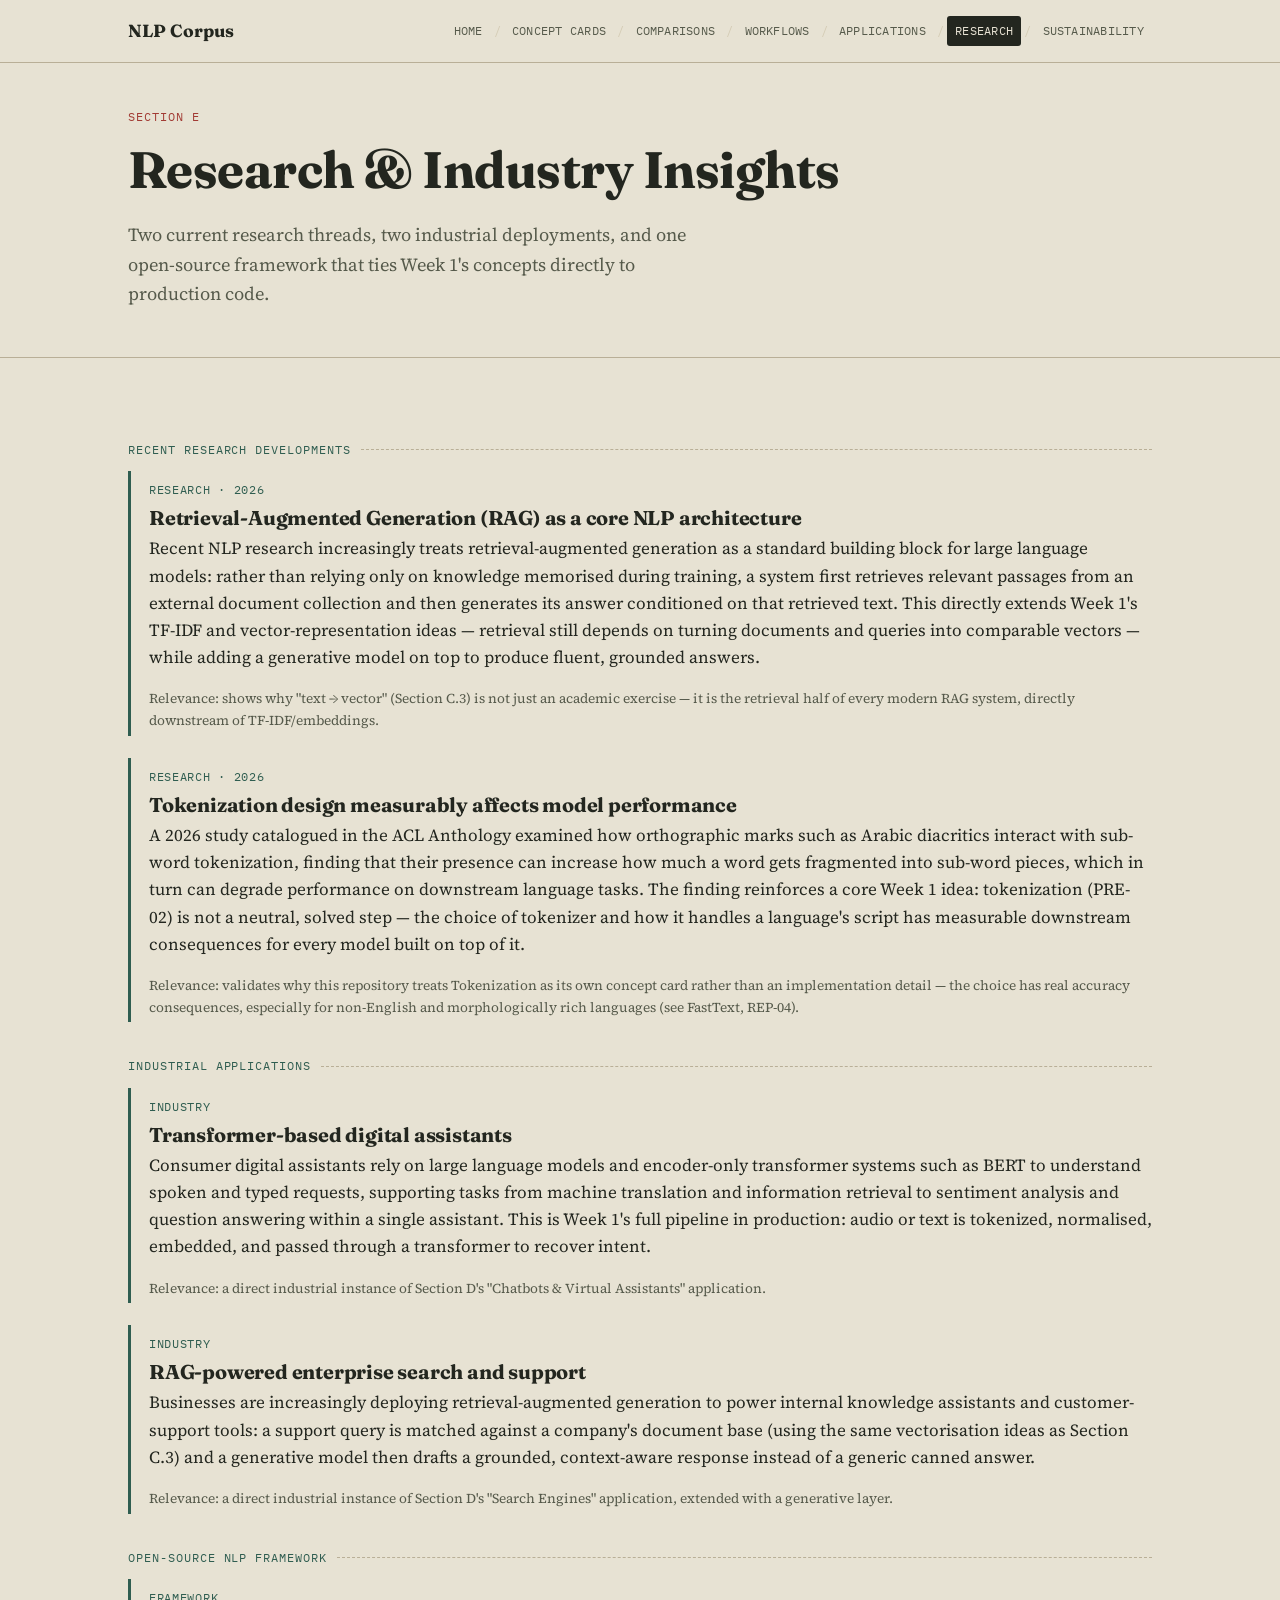
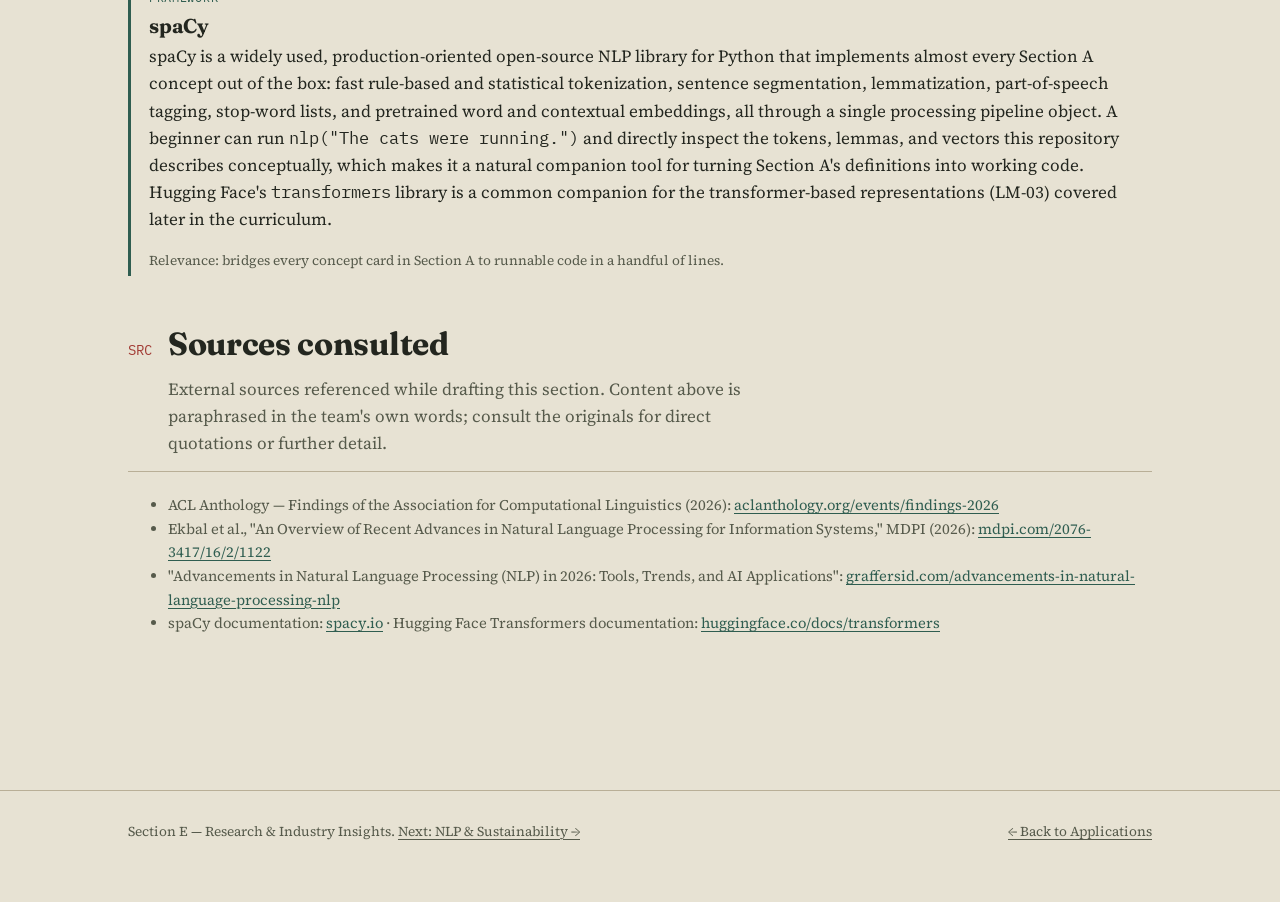
<file: research.html>
<!DOCTYPE html>
<html lang="en">
<head>
<meta charset="UTF-8">
<meta name="viewport" content="width=device-width, initial-scale=1.0">
<meta name="description" content="Two current research directions, two industrial NLP deployments, one open-source framework, and the sources consulted for this repository.">
<title>Research &amp; Industry Insights · NLP Knowledge Artifact Repository</title>
<link rel="icon" href="data:image/svg+xml,%3Csvg xmlns=%27http://www.w3.org/2000/svg%27 viewBox=%270 0 100 100%27%3E%3Crect width=%27100%27 height=%27100%27 rx=%2718%27 fill=%27%2323261F%27/%3E%3Ctext x=%2750%25%27 y=%2758%25%27 font-family=%27monospace%27 font-size=%2748%27 font-weight=%27700%27 fill=%27%23E7E2D3%27 text-anchor=%27middle%27%3E[%2F]%3C/text%3E%3C/svg%3E">
<link rel="stylesheet" href="assets/style.css">
</head>
<body>
<div class="progress-bar" id="progressBar" aria-hidden="true"></div>

<header class="site-head">
  <div class="head-inner">
    <a class="brand" href="index.html">NLP Corpus</a>
    <button class="navtoggle" id="navToggle" aria-label="Toggle navigation" aria-expanded="false" aria-controls="siteNav">
      <span></span><span></span><span></span>
    </button>
    <nav class="tokennav" id="siteNav">
      <a href="index.html">Home</a><span class="pipe">/</span>
      <a href="concept-cards.html">Concept&nbsp;Cards</a><span class="pipe">/</span>
      <a href="comparisons.html">Comparisons</a><span class="pipe">/</span>
      <a href="workflows.html">Workflows</a><span class="pipe">/</span>
      <a href="applications.html">Applications</a><span class="pipe">/</span>
      <a href="research.html" class="active">Research</a><span class="pipe">/</span>
      <a href="sustainability.html">Sustainability</a>
    </nav>
  </div>
</header>

<section class="hero" style="padding:44px 0 30px 0;">
  <div class="wrap">
    <span class="eyebrow">Section E</span>
    <h1>Research &amp; Industry Insights</h1>
    <p class="lede">Two current research threads, two industrial deployments, and one open-source framework that ties Week 1's concepts directly to production code.</p>
  </div>
</section>

<main>
  <div class="wrap">

    <div class="cat-label">Recent research developments</div>

    <div class="research-item">
      <span class="kind">Research · 2026</span>
      <h3>Retrieval-Augmented Generation (RAG) as a core NLP architecture</h3>
      <p>Recent NLP research increasingly treats retrieval-augmented generation as a standard building block for large language models: rather than relying only on knowledge memorised during training, a system first retrieves relevant passages from an external document collection and then generates its answer conditioned on that retrieved text. This directly extends Week 1's TF-IDF and vector-representation ideas — retrieval still depends on turning documents and queries into comparable vectors — while adding a generative model on top to produce fluent, grounded answers.</p>
      <div class="src">Relevance: shows why "text → vector" (Section C.3) is not just an academic exercise — it is the retrieval half of every modern RAG system, directly downstream of TF-IDF/embeddings.</div>
    </div>

    <div class="research-item">
      <span class="kind">Research · 2026</span>
      <h3>Tokenization design measurably affects model performance</h3>
      <p>A 2026 study catalogued in the ACL Anthology examined how orthographic marks such as Arabic diacritics interact with sub-word tokenization, finding that their presence can increase how much a word gets fragmented into sub-word pieces, which in turn can degrade performance on downstream language tasks. The finding reinforces a core Week 1 idea: tokenization (PRE-02) is not a neutral, solved step — the choice of tokenizer and how it handles a language's script has measurable downstream consequences for every model built on top of it.</p>
      <div class="src">Relevance: validates why this repository treats Tokenization as its own concept card rather than an implementation detail — the choice has real accuracy consequences, especially for non-English and morphologically rich languages (see FastText, REP-04).</div>
    </div>

    <div class="cat-label">Industrial applications</div>

    <div class="research-item">
      <span class="kind">Industry</span>
      <h3>Transformer-based digital assistants</h3>
      <p>Consumer digital assistants rely on large language models and encoder-only transformer systems such as BERT to understand spoken and typed requests, supporting tasks from machine translation and information retrieval to sentiment analysis and question answering within a single assistant. This is Week 1's full pipeline in production: audio or text is tokenized, normalised, embedded, and passed through a transformer to recover intent.</p>
      <div class="src">Relevance: a direct industrial instance of Section D's "Chatbots &amp; Virtual Assistants" application.</div>
    </div>

    <div class="research-item">
      <span class="kind">Industry</span>
      <h3>RAG-powered enterprise search and support</h3>
      <p>Businesses are increasingly deploying retrieval-augmented generation to power internal knowledge assistants and customer-support tools: a support query is matched against a company's document base (using the same vectorisation ideas as Section C.3) and a generative model then drafts a grounded, context-aware response instead of a generic canned answer.</p>
      <div class="src">Relevance: a direct industrial instance of Section D's "Search Engines" application, extended with a generative layer.</div>
    </div>

    <div class="cat-label">Open-source NLP framework</div>

    <div class="research-item">
      <span class="kind">Framework</span>
      <h3>spaCy</h3>
      <p>spaCy is a widely used, production-oriented open-source NLP library for Python that implements almost every Section A concept out of the box: fast rule-based and statistical tokenization, sentence segmentation, lemmatization, part-of-speech tagging, stop-word lists, and pretrained word and contextual embeddings, all through a single processing pipeline object. A beginner can run <code class="mono">nlp("The cats were running.")</code> and directly inspect the tokens, lemmas, and vectors this repository describes conceptually, which makes it a natural companion tool for turning Section A's definitions into working code. Hugging Face's <code class="mono">transformers</code> library is a common companion for the transformer-based representations (LM-03) covered later in the curriculum.</p>
      <div class="src">Relevance: bridges every concept card in Section A to runnable code in a handful of lines.</div>
    </div>

    <div class="section" style="margin-top:50px;">
      <div class="section-head">
        <span class="idx">SRC</span>
        <div><h2>Sources consulted</h2><p>External sources referenced while drafting this section. Content above is paraphrased in the team's own words; consult the originals for direct quotations or further detail.</p></div>
      </div>
      <ul style="color:var(--ink-soft); font-size:.92rem;">
        <li>ACL Anthology — Findings of the Association for Computational Linguistics (2026): <a href="https://aclanthology.org/events/findings-2026/" target="_blank" rel="noopener">aclanthology.org/events/findings-2026</a></li>
        <li>Ekbal et al., "An Overview of Recent Advances in Natural Language Processing for Information Systems," MDPI (2026): <a href="https://www.mdpi.com/2076-3417/16/2/1122" target="_blank" rel="noopener">mdpi.com/2076-3417/16/2/1122</a></li>
        <li>"Advancements in Natural Language Processing (NLP) in 2026: Tools, Trends, and AI Applications": <a href="https://graffersid.com/advancements-in-natural-language-processing-nlp/" target="_blank" rel="noopener">graffersid.com/advancements-in-natural-language-processing-nlp</a></li>
        <li>spaCy documentation: <a href="https://spacy.io" target="_blank" rel="noopener">spacy.io</a> · Hugging Face Transformers documentation: <a href="https://huggingface.co/docs/transformers" target="_blank" rel="noopener">huggingface.co/docs/transformers</a></li>
      </ul>
    </div>

  </div>
</main>

<footer>
  <div class="wrap">
    <div>Section E — Research &amp; Industry Insights. <a href="sustainability.html">Next: NLP &amp; Sustainability →</a></div>
    <div><a href="applications.html">← Back to Applications</a></div>
  </div>
</footer>

<script src="assets/site.js" defer></script>
</body>
</html>
</file>
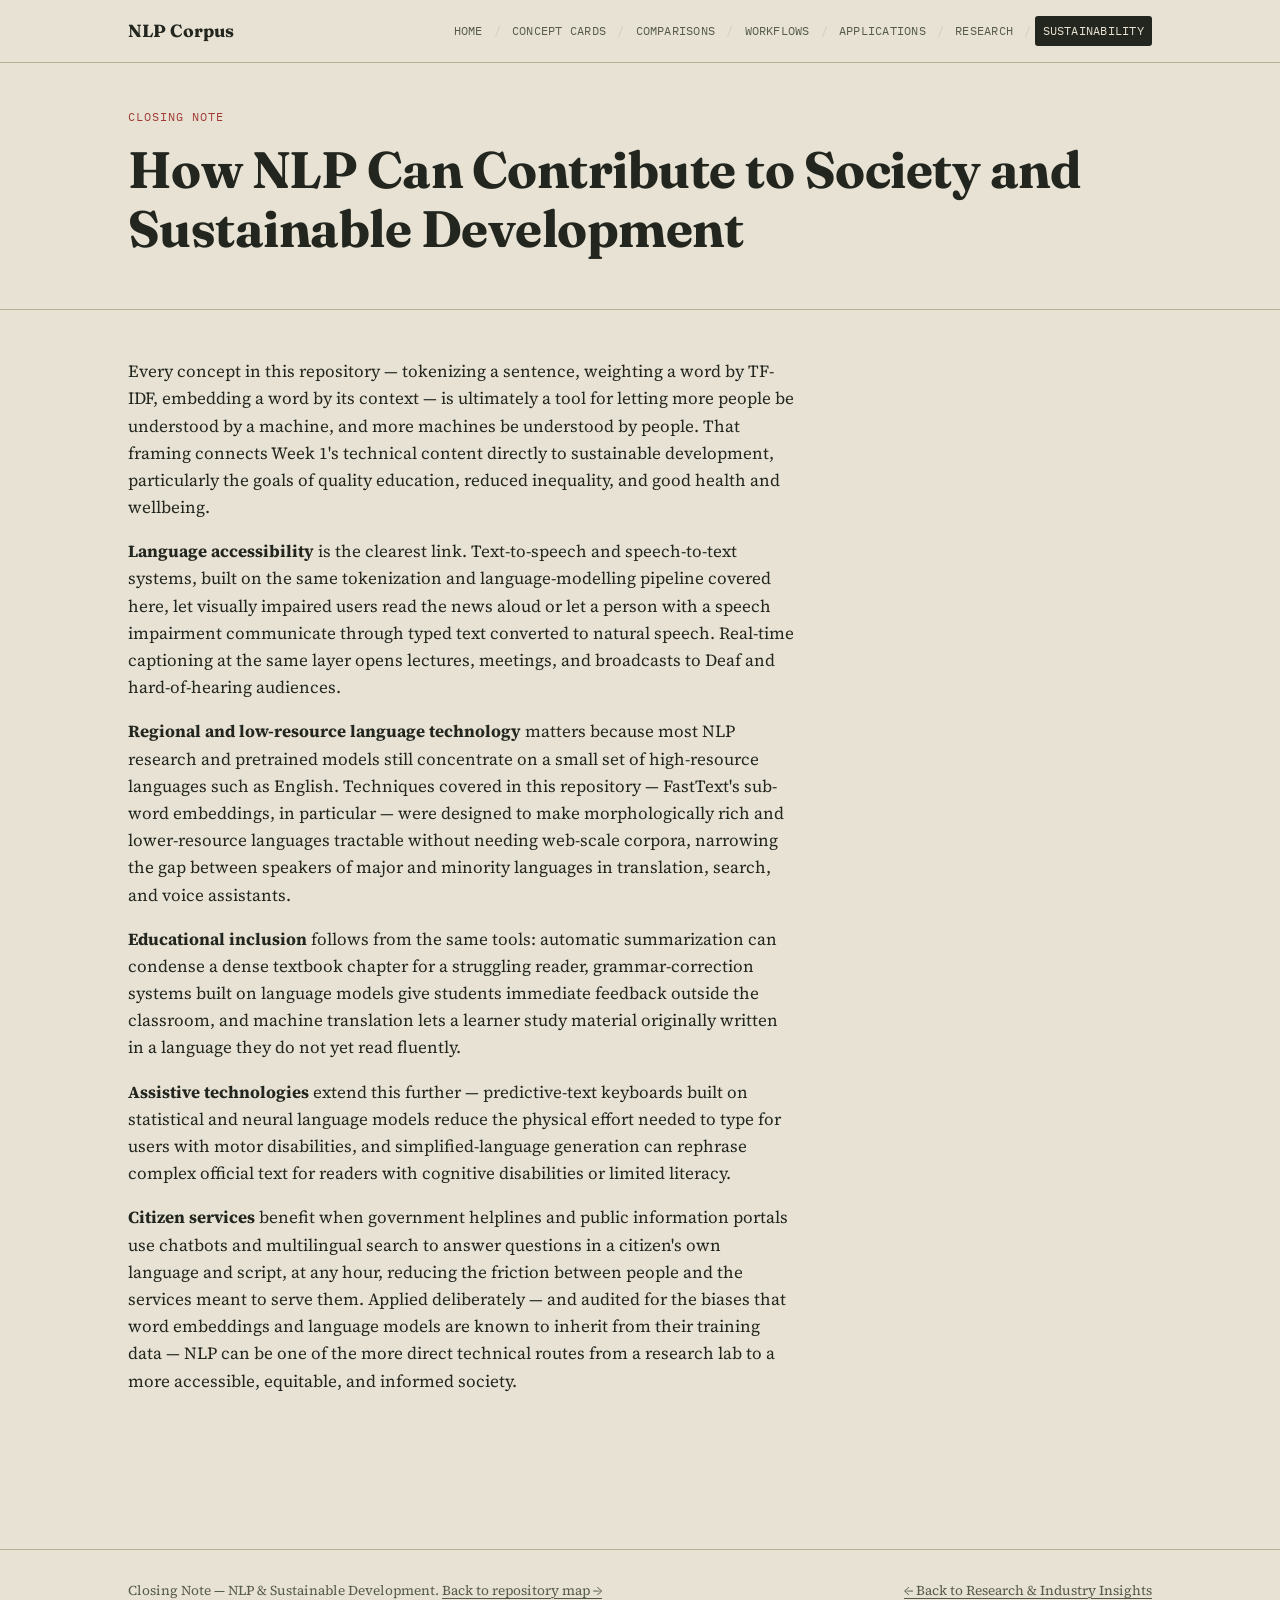
<file: sustainability.html>
<!DOCTYPE html>
<html lang="en">
<head>
<meta charset="UTF-8">
<meta name="viewport" content="width=device-width, initial-scale=1.0">
<meta name="description" content="A short essay on how NLP techniques can widen or narrow access to language, education, and public services.">
<title>NLP &amp; Sustainable Development · NLP Knowledge Artifact Repository</title>
<link rel="icon" href="data:image/svg+xml,%3Csvg xmlns=%27http://www.w3.org/2000/svg%27 viewBox=%270 0 100 100%27%3E%3Crect width=%27100%27 height=%27100%27 rx=%2718%27 fill=%27%2323261F%27/%3E%3Ctext x=%2750%25%27 y=%2758%25%27 font-family=%27monospace%27 font-size=%2748%27 font-weight=%27700%27 fill=%27%23E7E2D3%27 text-anchor=%27middle%27%3E[%2F]%3C/text%3E%3C/svg%3E">
<link rel="stylesheet" href="assets/style.css">
</head>
<body>
<div class="progress-bar" id="progressBar" aria-hidden="true"></div>

<header class="site-head">
  <div class="head-inner">
    <a class="brand" href="index.html">NLP Corpus</a>
    <button class="navtoggle" id="navToggle" aria-label="Toggle navigation" aria-expanded="false" aria-controls="siteNav">
      <span></span><span></span><span></span>
    </button>
    <nav class="tokennav" id="siteNav">
      <a href="index.html">Home</a><span class="pipe">/</span>
      <a href="concept-cards.html">Concept&nbsp;Cards</a><span class="pipe">/</span>
      <a href="comparisons.html">Comparisons</a><span class="pipe">/</span>
      <a href="workflows.html">Workflows</a><span class="pipe">/</span>
      <a href="applications.html">Applications</a><span class="pipe">/</span>
      <a href="research.html">Research</a><span class="pipe">/</span>
      <a href="sustainability.html" class="active">Sustainability</a>
    </nav>
  </div>
</header>

<section class="hero" style="padding:44px 0 30px 0;">
  <div class="wrap">
    <span class="eyebrow">Closing Note</span>
    <h1>How NLP Can Contribute to Society and Sustainable Development</h1>
  </div>
</section>

<main>
  <div class="wrap">
    <div class="section" style="max-width:74ch;">

      <p>Every concept in this repository — tokenizing a sentence, weighting a word by TF-IDF, embedding a word by its context — is ultimately a tool for letting more people be understood by a machine, and more machines be understood by people. That framing connects Week 1's technical content directly to sustainable development, particularly the goals of quality education, reduced inequality, and good health and wellbeing.</p>

      <p><strong>Language accessibility</strong> is the clearest link. Text-to-speech and speech-to-text systems, built on the same tokenization and language-modelling pipeline covered here, let visually impaired users read the news aloud or let a person with a speech impairment communicate through typed text converted to natural speech. Real-time captioning at the same layer opens lectures, meetings, and broadcasts to Deaf and hard-of-hearing audiences.</p>

      <p><strong>Regional and low-resource language technology</strong> matters because most NLP research and pretrained models still concentrate on a small set of high-resource languages such as English. Techniques covered in this repository — FastText's sub-word embeddings, in particular — were designed to make morphologically rich and lower-resource languages tractable without needing web-scale corpora, narrowing the gap between speakers of major and minority languages in translation, search, and voice assistants.</p>

      <p><strong>Educational inclusion</strong> follows from the same tools: automatic summarization can condense a dense textbook chapter for a struggling reader, grammar-correction systems built on language models give students immediate feedback outside the classroom, and machine translation lets a learner study material originally written in a language they do not yet read fluently.</p>

      <p><strong>Assistive technologies</strong> extend this further — predictive-text keyboards built on statistical and neural language models reduce the physical effort needed to type for users with motor disabilities, and simplified-language generation can rephrase complex official text for readers with cognitive disabilities or limited literacy.</p>

      <p><strong>Citizen services</strong> benefit when government helplines and public information portals use chatbots and multilingual search to answer questions in a citizen's own language and script, at any hour, reducing the friction between people and the services meant to serve them. Applied deliberately — and audited for the biases that word embeddings and language models are known to inherit from their training data — NLP can be one of the more direct technical routes from a research lab to a more accessible, equitable, and informed society.</p>

    </div>
  </div>
</main>

<footer>
  <div class="wrap">
    <div>Closing Note — NLP &amp; Sustainable Development. <a href="index.html">Back to repository map →</a></div>
    <div><a href="research.html">← Back to Research &amp; Industry Insights</a></div>
  </div>
</footer>

<script src="assets/site.js" defer></script>
</body>
</html>
</file>
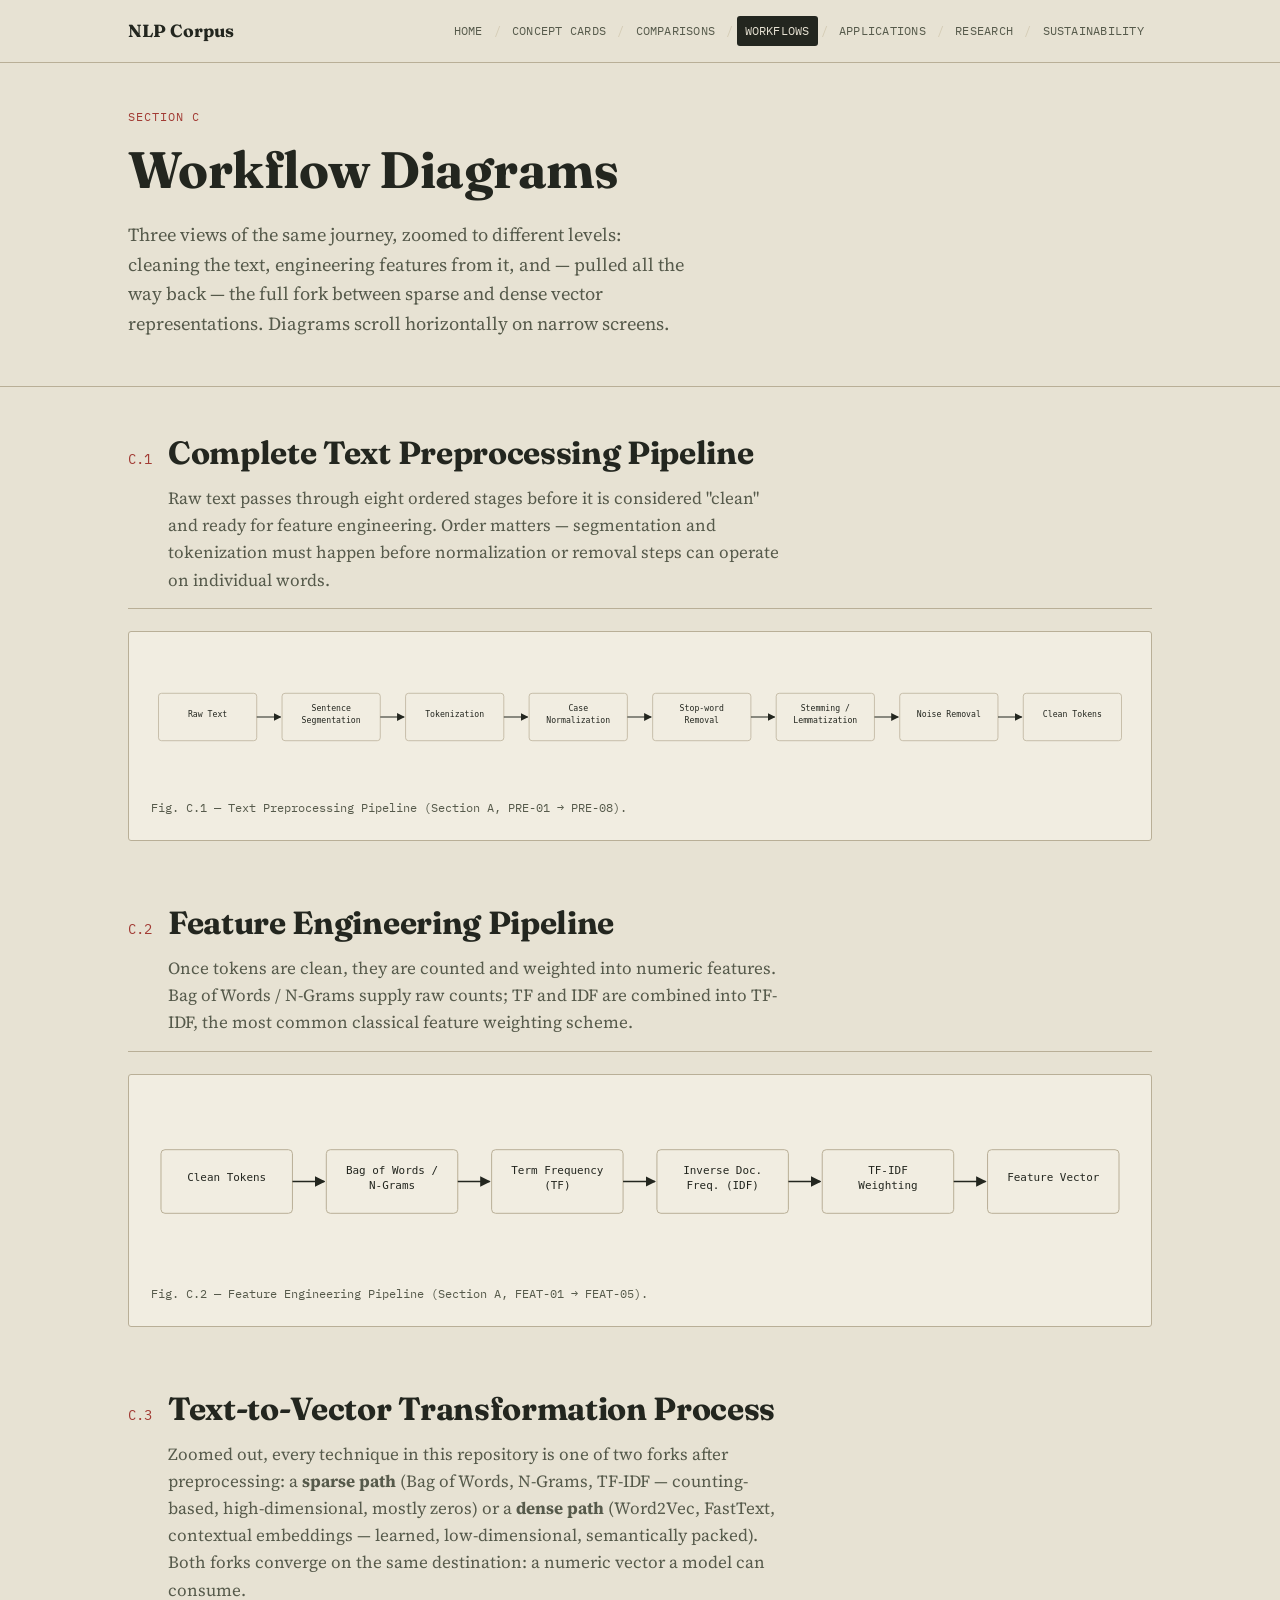
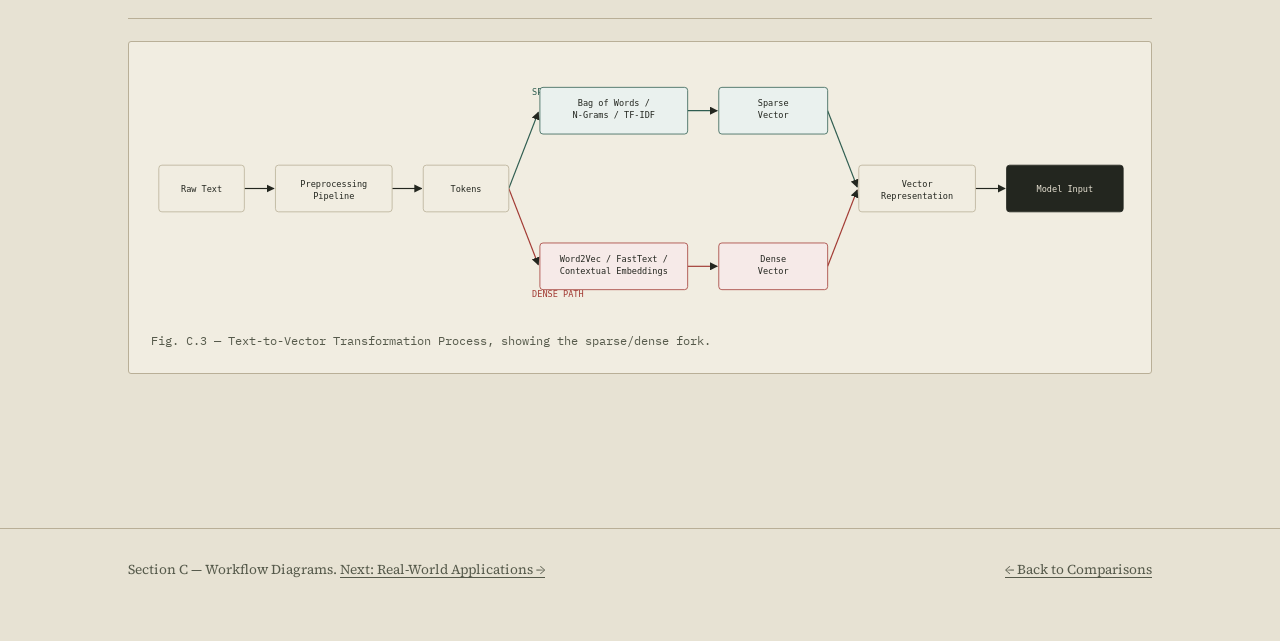
<file: workflows.html>
<!DOCTYPE html>
<html lang="en">
<head>
<meta charset="UTF-8">
<meta name="viewport" content="width=device-width, initial-scale=1.0">
<meta name="description" content="Three annotated SVG workflow diagrams: the text preprocessing pipeline, the feature engineering pipeline, and the full text-to-vector journey.">
<title>Workflow Diagrams · NLP Knowledge Artifact Repository</title>
<link rel="icon" href="data:image/svg+xml,%3Csvg xmlns=%27http://www.w3.org/2000/svg%27 viewBox=%270 0 100 100%27%3E%3Crect width=%27100%27 height=%27100%27 rx=%2718%27 fill=%27%2323261F%27/%3E%3Ctext x=%2750%25%27 y=%2758%25%27 font-family=%27monospace%27 font-size=%2748%27 font-weight=%27700%27 fill=%27%23E7E2D3%27 text-anchor=%27middle%27%3E[%2F]%3C/text%3E%3C/svg%3E">
<link rel="stylesheet" href="assets/style.css">
</head>
<body>
<div class="progress-bar" id="progressBar" aria-hidden="true"></div>

<header class="site-head">
  <div class="head-inner">
    <a class="brand" href="index.html">NLP Corpus</a>
    <button class="navtoggle" id="navToggle" aria-label="Toggle navigation" aria-expanded="false" aria-controls="siteNav">
      <span></span><span></span><span></span>
    </button>
    <nav class="tokennav" id="siteNav">
      <a href="index.html">Home</a><span class="pipe">/</span>
      <a href="concept-cards.html">Concept&nbsp;Cards</a><span class="pipe">/</span>
      <a href="comparisons.html">Comparisons</a><span class="pipe">/</span>
      <a href="workflows.html" class="active">Workflows</a><span class="pipe">/</span>
      <a href="applications.html">Applications</a><span class="pipe">/</span>
      <a href="research.html">Research</a><span class="pipe">/</span>
      <a href="sustainability.html">Sustainability</a>
    </nav>
  </div>
</header>

<section class="hero" style="padding:44px 0 30px 0;">
  <div class="wrap">
    <span class="eyebrow">Section C</span>
    <h1>Workflow Diagrams</h1>
    <p class="lede">Three views of the same journey, zoomed to different levels: cleaning the text, engineering features from it, and — pulled all the way back — the full fork between sparse and dense vector representations. Diagrams scroll horizontally on narrow screens.</p>
  </div>
</section>

<main>
  <div class="wrap">

    <div class="section">
      <div class="section-head">
        <span class="idx">C.1</span>
        <div><h2>Complete Text Preprocessing Pipeline</h2><p>Raw text passes through eight ordered stages before it is considered "clean" and ready for feature engineering. Order matters — segmentation and tokenization must happen before normalization or removal steps can operate on individual words.</p></div>
      </div>
      <div class="diagram-box" style="overflow-x:auto;">
        <img src="assets/diagrams/preprocessing-pipeline.svg" alt="Flow diagram: Raw Text to Sentence Segmentation to Tokenization to Case Normalization to Stop-word Removal to Stemming/Lemmatization to Noise Removal to Clean Tokens" style="min-width:820px;">
        <div class="cap">Fig. C.1 — Text Preprocessing Pipeline (Section A, PRE-01 → PRE-08).</div>
      </div>
    </div>

    <div class="section">
      <div class="section-head">
        <span class="idx">C.2</span>
        <div><h2>Feature Engineering Pipeline</h2><p>Once tokens are clean, they are counted and weighted into numeric features. Bag of Words / N-Grams supply raw counts; TF and IDF are combined into TF-IDF, the most common classical feature weighting scheme.</p></div>
      </div>
      <div class="diagram-box" style="overflow-x:auto;">
        <img src="assets/diagrams/feature-engineering-pipeline.svg" alt="Flow diagram: Clean Tokens to Bag of Words/N-Grams to Term Frequency to Inverse Document Frequency to TF-IDF Weighting to Feature Vector" style="min-width:700px;">
        <div class="cap">Fig. C.2 — Feature Engineering Pipeline (Section A, FEAT-01 → FEAT-05).</div>
      </div>
    </div>

    <div class="section">
      <div class="section-head">
        <span class="idx">C.3</span>
        <div><h2>Text-to-Vector Transformation Process</h2><p>Zoomed out, every technique in this repository is one of two forks after preprocessing: a <strong>sparse path</strong> (Bag of Words, N-Grams, TF-IDF — counting-based, high-dimensional, mostly zeros) or a <strong>dense path</strong> (Word2Vec, FastText, contextual embeddings — learned, low-dimensional, semantically packed). Both forks converge on the same destination: a numeric vector a model can consume.</p></div>
      </div>
      <div class="diagram-box" style="overflow-x:auto;">
        <img src="assets/diagrams/text-to-vector.svg" alt="Branching diagram: Raw Text to Preprocessing to Tokens, then forking into a sparse path (Bag of Words/TF-IDF to Sparse Vector) and a dense path (Word2Vec/FastText/Contextual Embeddings to Dense Vector), converging into Vector Representation to Model Input" style="min-width:980px;">
        <div class="cap">Fig. C.3 — Text-to-Vector Transformation Process, showing the sparse/dense fork.</div>
      </div>
    </div>

  </div>
</main>

<footer>
  <div class="wrap">
    <div>Section C — Workflow Diagrams. <a href="applications.html">Next: Real-World Applications →</a></div>
    <div><a href="comparisons.html">← Back to Comparisons</a></div>
  </div>
</footer>

<script src="assets/site.js" defer></script>
</body>
</html>
</file>
<file: assets/style.css>
/* =========================================================
   NLP Knowledge Artifact Repository — shared stylesheet
   Design language: "annotated corpus" — a linguist's working
   copy of a text, with tokens, tags and marginal notes.
   ========================================================= */

@import url('https://fonts.googleapis.com/css2?family=Fraunces:ital,opsz,wght@0,9..144,400;0,9..144,600;0,9..144,700;1,9..144,500&family=Source+Serif+4:ital,wght@0,400;0,600;1,400&family=IBM+Plex+Mono:wght@400;500;600&display=swap');

:root{
  --paper: #E7E2D3;
  --paper-card: #F1EDE1;
  --ink: #23261F;
  --ink-soft: #565A4B;
  --amber: #B9832A;
  --crimson: #A23B34;
  --teal: #2F5D50;
  --line: #B9AF97;
  --line-soft: #D3CBB4;
  --radius: 3px;
  --max: 1080px;
}

*{ box-sizing: border-box; }

html{ scroll-behavior: smooth; }

body{
  margin:0;
  background: var(--paper);
  color: var(--ink);
  font-family: 'Source Serif 4', serif;
  font-size: 17px;
  line-height: 1.6;
  -webkit-font-smoothing: antialiased;
}

img, svg{ max-width:100%; }

a{ color: var(--teal); text-decoration-thickness: 1px; text-underline-offset: 3px; }
a:hover{ color: var(--crimson); }

.mono{ font-family:'IBM Plex Mono', monospace; }

h1,h2,h3,h4{
  font-family:'Fraunces', serif;
  font-weight:700;
  line-height:1.15;
  margin:0 0 .4em 0;
  letter-spacing: -0.01em;
}
h1{ font-size: clamp(2.1rem, 4vw, 3.2rem); }
h2{ font-size: clamp(1.5rem, 2.6vw, 2rem); }
h3{ font-size: 1.25rem; }

p{ margin:0 0 1em 0; }

.wrap{ max-width: var(--max); margin:0 auto; padding: 0 28px; }

/* ---------- Token strip (signature element) ---------- */
.token-strip{
  display:flex; flex-wrap:wrap; gap:8px; align-items:center;
  font-family:'IBM Plex Mono', monospace;
  font-size:.82rem;
  color: var(--ink-soft);
}
.token-strip .tok{
  background: var(--paper-card);
  border:1px solid var(--line);
  border-radius: var(--radius);
  padding: 3px 9px;
  white-space: nowrap;
}
.token-strip .sep{ color: var(--line); }

/* ---------- Top nav ---------- */
header.site-head{
  border-bottom: 1px solid var(--line);
  background: var(--paper);
  position: sticky; top:0; z-index: 50;
}
.head-inner{
  display:flex; align-items:center; justify-content:space-between;
  padding: 16px 28px;
  max-width: var(--max); margin:0 auto;
}
.brand{
  font-family:'Fraunces', serif; font-weight:700; font-size:1.1rem;
  color: var(--ink); text-decoration:none;
}
.brand .dot{ color: var(--crimson); }
nav.tokennav{
  display:flex; flex-wrap:wrap; align-items:center; gap:2px;
  font-family:'IBM Plex Mono', monospace; font-size:.78rem;
  letter-spacing:.02em;
}
nav.tokennav a{
  color: var(--ink-soft); text-decoration:none;
  padding: 5px 8px; border-radius: var(--radius);
  text-transform: uppercase;
}
nav.tokennav a:hover, nav.tokennav a.active{
  background: var(--ink); color: var(--paper);
}
nav.tokennav .pipe{ color: var(--line-soft); padding: 0 1px; }
.navtoggle{ display:none; }

/* ---------- Hero ---------- */
.hero{ padding: 64px 0 40px 0; border-bottom: 1px solid var(--line); }
.hero .eyebrow{
  font-family:'IBM Plex Mono', monospace; font-size:.78rem;
  text-transform:uppercase; letter-spacing:.08em; color:var(--crimson);
  margin-bottom: 14px; display:block;
}
.hero p.lede{ font-size:1.15rem; max-width:62ch; color: var(--ink-soft); }

/* ---------- Section shell ---------- */
main{ padding: 48px 0 90px 0; }
.section{ margin-bottom: 64px; }
.section-head{
  display:flex; align-items:baseline; gap:16px; margin-bottom: 22px;
  border-bottom: 1px solid var(--line); padding-bottom:14px;
}
.section-head .idx{
  font-family:'IBM Plex Mono', monospace; color: var(--crimson); font-size:.85rem;
}
.section-head p{ margin:6px 0 0 0; color:var(--ink-soft); max-width: 68ch; }

/* ---------- Category label ---------- */
.cat-label{
  font-family:'IBM Plex Mono', monospace; font-size:.75rem; text-transform:uppercase;
  letter-spacing:.08em; color: var(--teal); margin: 34px 0 12px 0;
  display:flex; align-items:center; gap:10px;
}
.cat-label::after{ content:""; flex:1; border-top:1px dashed var(--line); }

/* ---------- Concept card (details/summary accordion) ---------- */
details.card{
  background: var(--paper-card);
  border:1px solid var(--line);
  border-radius: var(--radius);
  margin-bottom: 10px;
  overflow:hidden;
}
details.card > summary{
  list-style:none; cursor:pointer;
  padding: 14px 18px;
  display:flex; align-items:center; gap:14px;
  font-family:'Fraunces', serif; font-weight:600; font-size:1.05rem;
}
details.card > summary::-webkit-details-marker{ display:none; }
details.card > summary .tag{
  font-family:'IBM Plex Mono', monospace; font-size:.72rem; color: var(--crimson);
  border:1px solid var(--crimson); border-radius:20px; padding:2px 8px; flex-shrink:0;
}
details.card > summary::before{
  content:"+"; font-family:'IBM Plex Mono',monospace; color:var(--ink-soft);
  width:14px; text-align:center; flex-shrink:0;
}
details.card[open] > summary::before{ content:"–"; }
.card-body{ padding: 4px 18px 20px 18px; }
.card-grid{ display:grid; grid-template-columns: 1fr 1fr; gap: 4px 28px; }
@media(max-width:720px){ .card-grid{ grid-template-columns:1fr; } }
.field{ margin-bottom: 14px; }
.field .label{
  font-family:'IBM Plex Mono', monospace; font-size:.7rem; text-transform:uppercase;
  color: var(--teal); letter-spacing:.06em; display:block; margin-bottom:3px;
}
.field.full{ grid-column: 1 / -1; }
.example-box{
  background: var(--paper); border-left:3px solid var(--amber);
  padding: 8px 12px; font-family:'IBM Plex Mono', monospace; font-size:.85rem;
  margin: 4px 0; white-space: pre-wrap;
}

/* ---------- Tables ---------- */
.tbl-wrap{ overflow-x:auto; margin: 10px 0 28px 0; border:1px solid var(--line); border-radius: var(--radius); }
table.cmp{ border-collapse: collapse; width:100%; font-size:.95rem; }
table.cmp caption{
  text-align:left; font-family:'Fraunces',serif; font-weight:700; font-size:1.15rem;
  padding: 14px 16px 8px 16px; background: var(--paper-card);
}
table.cmp th, table.cmp td{ padding: 10px 16px; border-top:1px solid var(--line); vertical-align:top; text-align:left; }
table.cmp thead th{ background: var(--ink); color: var(--paper); font-family:'IBM Plex Mono', monospace; font-size:.75rem; text-transform:uppercase; letter-spacing:.04em; }
table.cmp tbody tr:nth-child(odd){ background: var(--paper-card); }
table.cmp td:first-child, table.cmp th:first-child{ font-family:'IBM Plex Mono', monospace; font-size:.78rem; color:var(--teal); white-space:nowrap; }

/* ---------- Cards grid (home + applications) ---------- */
.grid{ display:grid; grid-template-columns: repeat(auto-fit, minmax(230px,1fr)); gap: 16px; }
.tile{
  border:1px solid var(--line); background: var(--paper-card); border-radius: var(--radius);
  padding: 20px; text-decoration:none; color:var(--ink); display:block;
}
.tile:hover{ border-color: var(--ink); }
.tile .n{ font-family:'IBM Plex Mono', monospace; color:var(--crimson); font-size:.78rem; display:block; margin-bottom:8px; }
.tile h3{ margin-bottom:6px; }
.tile p{ color:var(--ink-soft); font-size:.92rem; margin:0; }

/* ---------- App card (Section D) ---------- */
.app-card{
  border:1px solid var(--line); border-radius: var(--radius); background: var(--paper-card);
  padding: 22px 24px; margin-bottom: 18px;
}
.app-card h3{ margin-bottom:4px; }
.app-card .concepts{ margin: 10px 0 14px 0; display:flex; flex-wrap:wrap; gap:6px; }
.app-card .concepts span{
  font-family:'IBM Plex Mono', monospace; font-size:.72rem; background: var(--paper);
  border:1px solid var(--line-soft); border-radius:20px; padding: 3px 10px; color:var(--ink-soft);
}
.app-card .why-benefit{ display:grid; grid-template-columns: 1fr 1fr; gap: 4px 24px; }
@media(max-width:640px){ .app-card .why-benefit{ grid-template-columns:1fr; } }

/* ---------- Workflow diagram wrapper ---------- */
.diagram-box{
  border:1px solid var(--line); background: var(--paper-card); border-radius: var(--radius);
  padding: 22px; margin: 14px 0 30px 0;
}
.diagram-box .cap{ font-family:'IBM Plex Mono', monospace; font-size:.78rem; color: var(--ink-soft); margin-top:10px; }

/* ---------- Research entries ---------- */
.research-item{ border-left:3px solid var(--teal); padding: 4px 0 4px 18px; margin-bottom: 22px; }
.research-item .kind{ font-family:'IBM Plex Mono', monospace; font-size:.72rem; color:var(--teal); text-transform:uppercase; letter-spacing:.06em; }
.research-item h3{ margin: 4px 0 6px 0; }
.research-item .src{ font-size:.85rem; color: var(--ink-soft); }

/* ---------- Sustainability pull quote ---------- */
blockquote.pull{
  font-family:'Fraunces', serif; font-style:italic; font-size:1.3rem;
  color: var(--teal); border-left: 3px solid var(--amber); padding: 6px 0 6px 20px;
  margin: 26px 0;
}
.wordcount{ font-family:'IBM Plex Mono', monospace; font-size:.75rem; color:var(--ink-soft); text-align:right; }

/* ---------- Footer ---------- */
footer{ border-top:1px solid var(--line); padding: 30px 0 60px 0; }
footer .wrap{ display:flex; flex-wrap:wrap; justify-content:space-between; gap:16px; font-size:.85rem; color: var(--ink-soft); }
footer a{ color: var(--ink-soft); }
.integrity-note{
  font-family:'IBM Plex Mono', monospace; font-size:.72rem; color: var(--ink-soft);
  border:1px dashed var(--line); padding: 10px 14px; border-radius: var(--radius); margin-top: 18px;
}

/* ---------- Scroll progress bar ---------- */
.progress-bar{
  position: fixed; top:0; left:0; height:3px; width:0%;
  background: linear-gradient(90deg, var(--teal), var(--amber), var(--crimson));
  z-index: 100; transition: width .1s linear;
}

/* ---------- Mobile nav toggle (hamburger) ---------- */
.navtoggle{
  display:none; flex-direction:column; justify-content:center; gap:4px;
  width:34px; height:34px; padding:0; background:none; border:1px solid var(--line);
  border-radius: var(--radius); cursor:pointer; flex-shrink:0;
}
.navtoggle span{ display:block; height:2px; width:18px; margin:0 auto; background: var(--ink); }
.navtoggle[aria-expanded="true"] span:nth-child(1){ transform: translateY(6px) rotate(45deg); }
.navtoggle[aria-expanded="true"] span:nth-child(2){ opacity:0; }
.navtoggle[aria-expanded="true"] span:nth-child(3){ transform: translateY(-6px) rotate(-45deg); }
.navtoggle span{ transition: transform .18s ease, opacity .18s ease; }

/* ---------- Responsive nav ---------- */
@media (max-width: 860px){
  .head-inner{ flex-wrap:wrap; }
  .navtoggle{ display:flex; order:2; margin-left:auto; }
  nav.tokennav{
    order:3; width:100%; justify-content:flex-start; padding-top:8px;
    border-top:1px solid var(--line-soft); margin-top:8px;
    max-height:0; overflow:hidden; flex-direction:column; align-items:flex-start; gap:0;
  }
  nav.tokennav.open{ max-height:400px; padding-bottom:6px; }
  nav.tokennav a{ width:100%; padding:8px 6px; }
  nav.tokennav .pipe{ display:none; }
}

/* ---------- Toolbar (search / filter / actions) ---------- */
.toolbar{
  display:flex; flex-wrap:wrap; align-items:center; gap:10px;
  margin: -10px 0 30px 0; padding: 16px; background: var(--paper-card);
  border:1px solid var(--line); border-radius: var(--radius);
}
.toolbar input[type="search"]{
  font-family:'IBM Plex Mono', monospace; font-size:.85rem;
  background: var(--paper); border:1px solid var(--line); border-radius: var(--radius);
  padding:8px 12px; color:var(--ink); min-width:200px; flex:1 1 200px;
}
.toolbar input[type="search"]:focus-visible{ outline: 2px solid var(--crimson); outline-offset:1px; }
.toolbar input[type="search"]::placeholder{ color: var(--ink-soft); }
.chip-row{ display:flex; flex-wrap:wrap; gap:6px; }
.chip{
  font-family:'IBM Plex Mono', monospace; font-size:.72rem; text-transform:uppercase; letter-spacing:.04em;
  background: var(--paper); border:1px solid var(--line); border-radius:20px; padding:6px 12px;
  cursor:pointer; color: var(--ink-soft);
}
.chip:hover{ border-color: var(--ink); color: var(--ink); }
.chip.active{ background: var(--ink); color: var(--paper); border-color: var(--ink); }
.toolbar .btn{
  font-family:'IBM Plex Mono', monospace; font-size:.72rem; text-transform:uppercase; letter-spacing:.04em;
  background: var(--paper); border:1px solid var(--line); border-radius: var(--radius);
  padding:7px 12px; cursor:pointer; color: var(--ink-soft); white-space:nowrap;
}
.toolbar .btn:hover{ border-color: var(--ink); color: var(--ink); }
.toolbar .btn.primary{ background: var(--teal); color:var(--paper); border-color:var(--teal); }
.toolbar .btn.primary:hover{ background: var(--ink); border-color:var(--ink); }
.toolbar .count{ font-family:'IBM Plex Mono', monospace; font-size:.72rem; color: var(--ink-soft); margin-left:auto; }
.no-results{ display:none; font-family:'IBM Plex Mono', monospace; font-size:.85rem; color: var(--ink-soft); padding: 24px 0; }
.no-results.show{ display:block; }

/* ---------- Copy button on example boxes ---------- */
.example-box{ position:relative; padding-right:64px; }
.copy-btn{
  position:absolute; top:6px; right:6px; font-family:'IBM Plex Mono', monospace; font-size:.65rem;
  text-transform:uppercase; letter-spacing:.04em; background: var(--paper-card); border:1px solid var(--line-soft);
  border-radius: var(--radius); padding:3px 7px; cursor:pointer; color: var(--ink-soft);
}
.copy-btn:hover{ border-color: var(--teal); color: var(--teal); }
.copy-btn.copied{ border-color: var(--teal); color: var(--teal); }

/* ---------- Flashcard study mode ---------- */
.flash-overlay{
  display:none; position:fixed; inset:0; background: rgba(35,38,31,.72);
  z-index: 200; align-items:center; justify-content:center; padding: 24px;
}
.flash-overlay.open{ display:flex; }
.flash-panel{
  background: var(--paper); border:1px solid var(--line); border-radius: 6px;
  max-width: 560px; width:100%; padding: 28px; position:relative;
  box-shadow: 0 20px 60px rgba(0,0,0,.35);
}
.flash-close{
  position:absolute; top:14px; right:14px; background:none; border:none; cursor:pointer;
  font-family:'IBM Plex Mono', monospace; font-size:1.1rem; color: var(--ink-soft);
}
.flash-close:hover{ color: var(--crimson); }
.flash-meta{ display:flex; justify-content:space-between; align-items:center; margin-bottom:18px; }
.flash-meta .cat{ font-family:'IBM Plex Mono', monospace; font-size:.72rem; text-transform:uppercase; color: var(--teal); letter-spacing:.06em; }
.flash-meta .pos{ font-family:'IBM Plex Mono', monospace; font-size:.72rem; color: var(--ink-soft); }
.flash-card{
  min-height: 220px; display:flex; flex-direction:column; justify-content:center;
  border:1px dashed var(--line); border-radius: var(--radius); padding:24px; background: var(--paper-card);
  cursor:pointer;
}
.flash-tag{ font-family:'IBM Plex Mono', monospace; font-size:.72rem; color: var(--crimson); border:1px solid var(--crimson); border-radius:20px; padding:2px 8px; display:inline-block; margin-bottom:12px; width:fit-content; }
.flash-term{ font-family:'Fraunces', serif; font-weight:700; font-size:1.4rem; }
.flash-hint{ font-family:'IBM Plex Mono', monospace; font-size:.72rem; color: var(--ink-soft); margin-top:14px; }
.flash-back .field{ margin-bottom:12px; }
.flash-back .field .label{ font-family:'IBM Plex Mono', monospace; font-size:.68rem; text-transform:uppercase; color:var(--teal); letter-spacing:.06em; display:block; margin-bottom:2px; }
.flash-nav{ display:flex; justify-content:space-between; align-items:center; margin-top:18px; gap:10px; }
.flash-nav .btn{
  font-family:'IBM Plex Mono', monospace; font-size:.75rem; text-transform:uppercase; letter-spacing:.03em;
  background: var(--paper-card); border:1px solid var(--line); border-radius: var(--radius);
  padding:8px 14px; cursor:pointer; color: var(--ink);
}
.flash-nav .btn:hover{ border-color: var(--ink); }
.flash-nav .btn:disabled{ opacity:.4; cursor:default; }

/* ---------- Homepage interactive tokenizer demo ---------- */
.demo-box{
  border:1px solid var(--line); background: var(--paper-card); border-radius: var(--radius);
  padding: 22px 24px; margin-top:22px;
}
.demo-box label{ font-family:'IBM Plex Mono', monospace; font-size:.72rem; text-transform:uppercase; letter-spacing:.06em; color:var(--teal); display:block; margin-bottom:8px; }
.demo-box input[type="text"]{
  width:100%; font-family:'IBM Plex Mono', monospace; font-size:.95rem; background: var(--paper);
  border:1px solid var(--line); border-radius: var(--radius); padding:10px 12px; color:var(--ink);
}
.demo-box input[type="text"]:focus-visible{ outline:2px solid var(--crimson); outline-offset:1px; }
.demo-steps{ margin-top:18px; display:grid; gap:14px; }
.demo-step .k{ font-family:'IBM Plex Mono', monospace; font-size:.7rem; text-transform:uppercase; color: var(--ink-soft); letter-spacing:.06em; margin-bottom:6px; }
.demo-tokens{ display:flex; flex-wrap:wrap; gap:6px; }
.demo-tokens span{
  font-family:'IBM Plex Mono', monospace; font-size:.8rem; background: var(--paper);
  border:1px solid var(--line); border-radius: var(--radius); padding:3px 9px;
}
.demo-tokens span.hit{ border-color: var(--teal); color: var(--teal); background: rgba(47,93,80,.08); }
.demo-tokens span.miss{ color: var(--line); }

/* ---------- Focus visibility ---------- */
a:focus-visible, summary:focus-visible, .chip:focus-visible, .btn:focus-visible{ outline: 2px solid var(--crimson); outline-offset: 2px; }

@media (prefers-reduced-motion: reduce){
  html{ scroll-behavior:auto; }
  .navtoggle span, nav.tokennav, .progress-bar{ transition:none; }
}

/* ---------- Print ---------- */
@media print{
  .site-head, .progress-bar, .toolbar, footer, .navtoggle, .flash-overlay{ display:none !important; }
  body{ background:#fff; color:#111; }
  details.card{ break-inside: avoid; border-color:#999; }
  details.card:not([open]) > *:not(summary){ display:block !important; }
  details.card > summary::before{ content:"" !important; }
  a{ color:#111; text-decoration:underline; }
}
</file>
